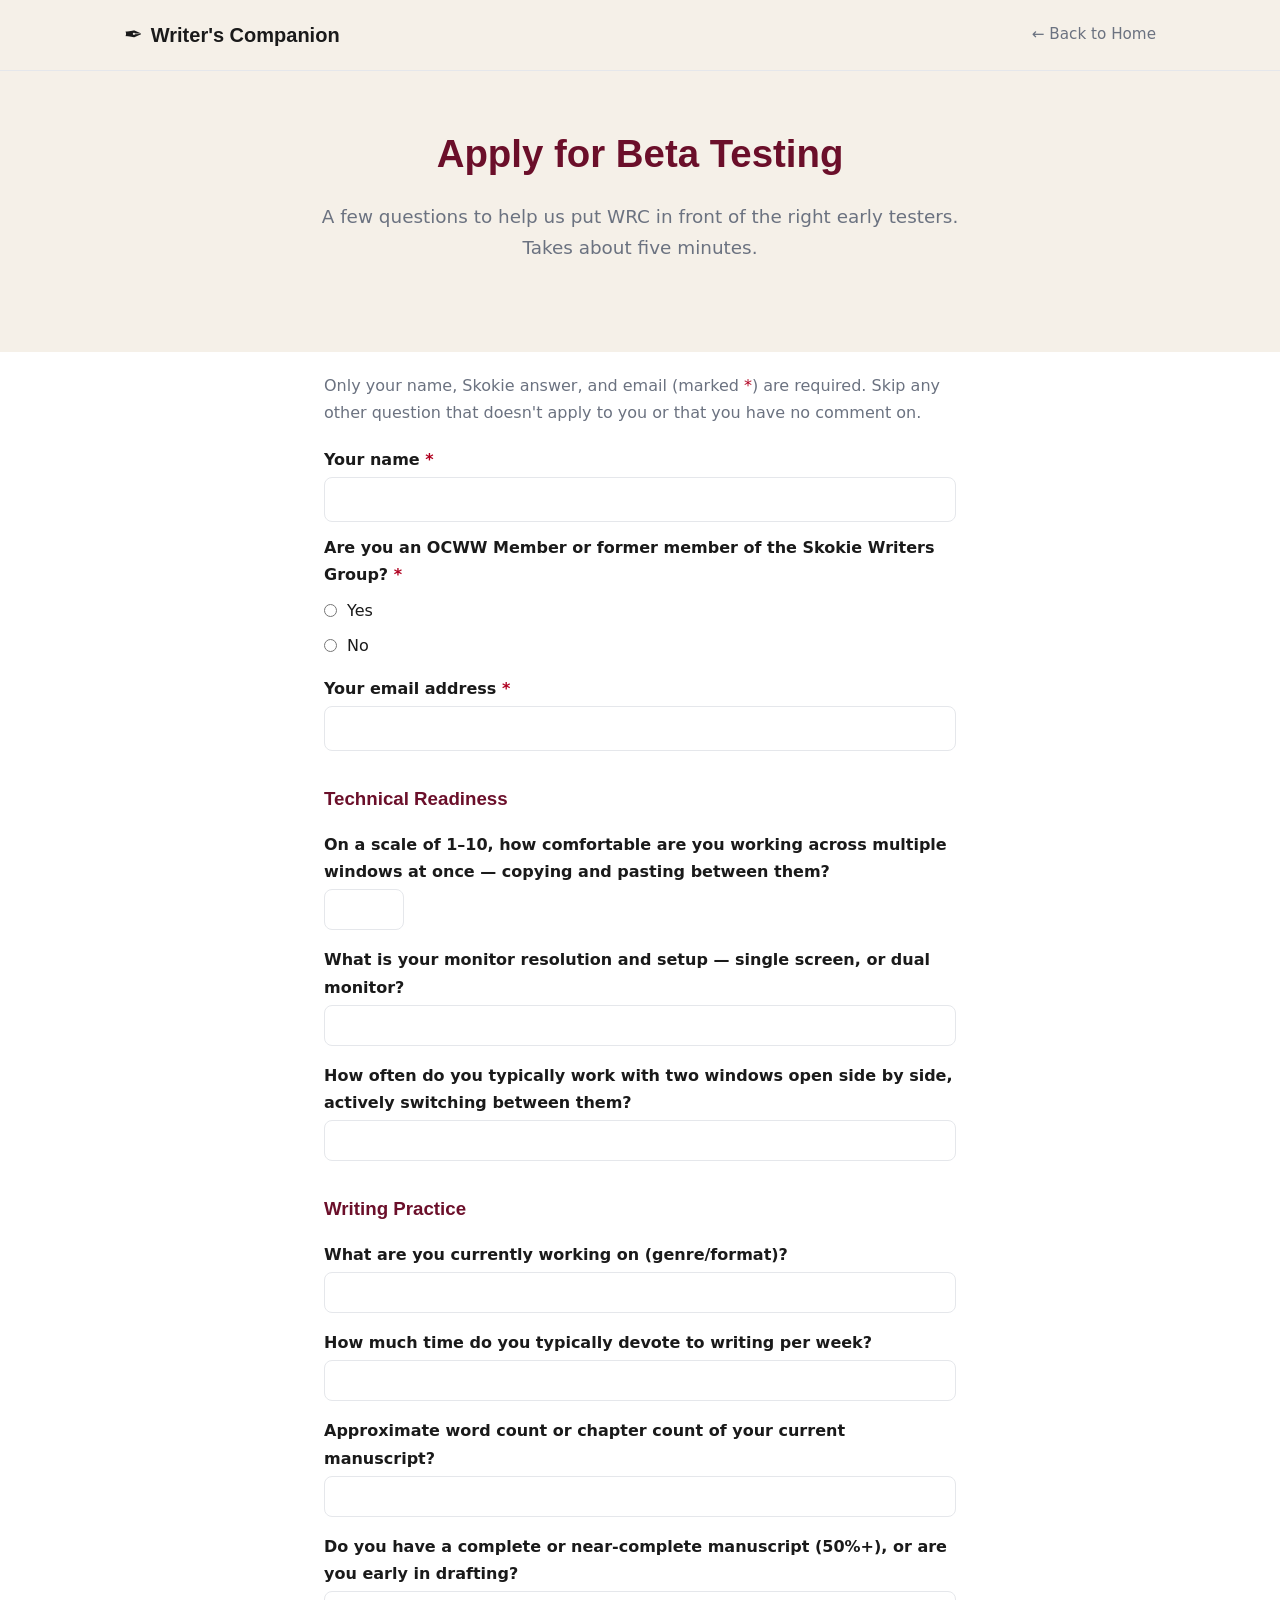
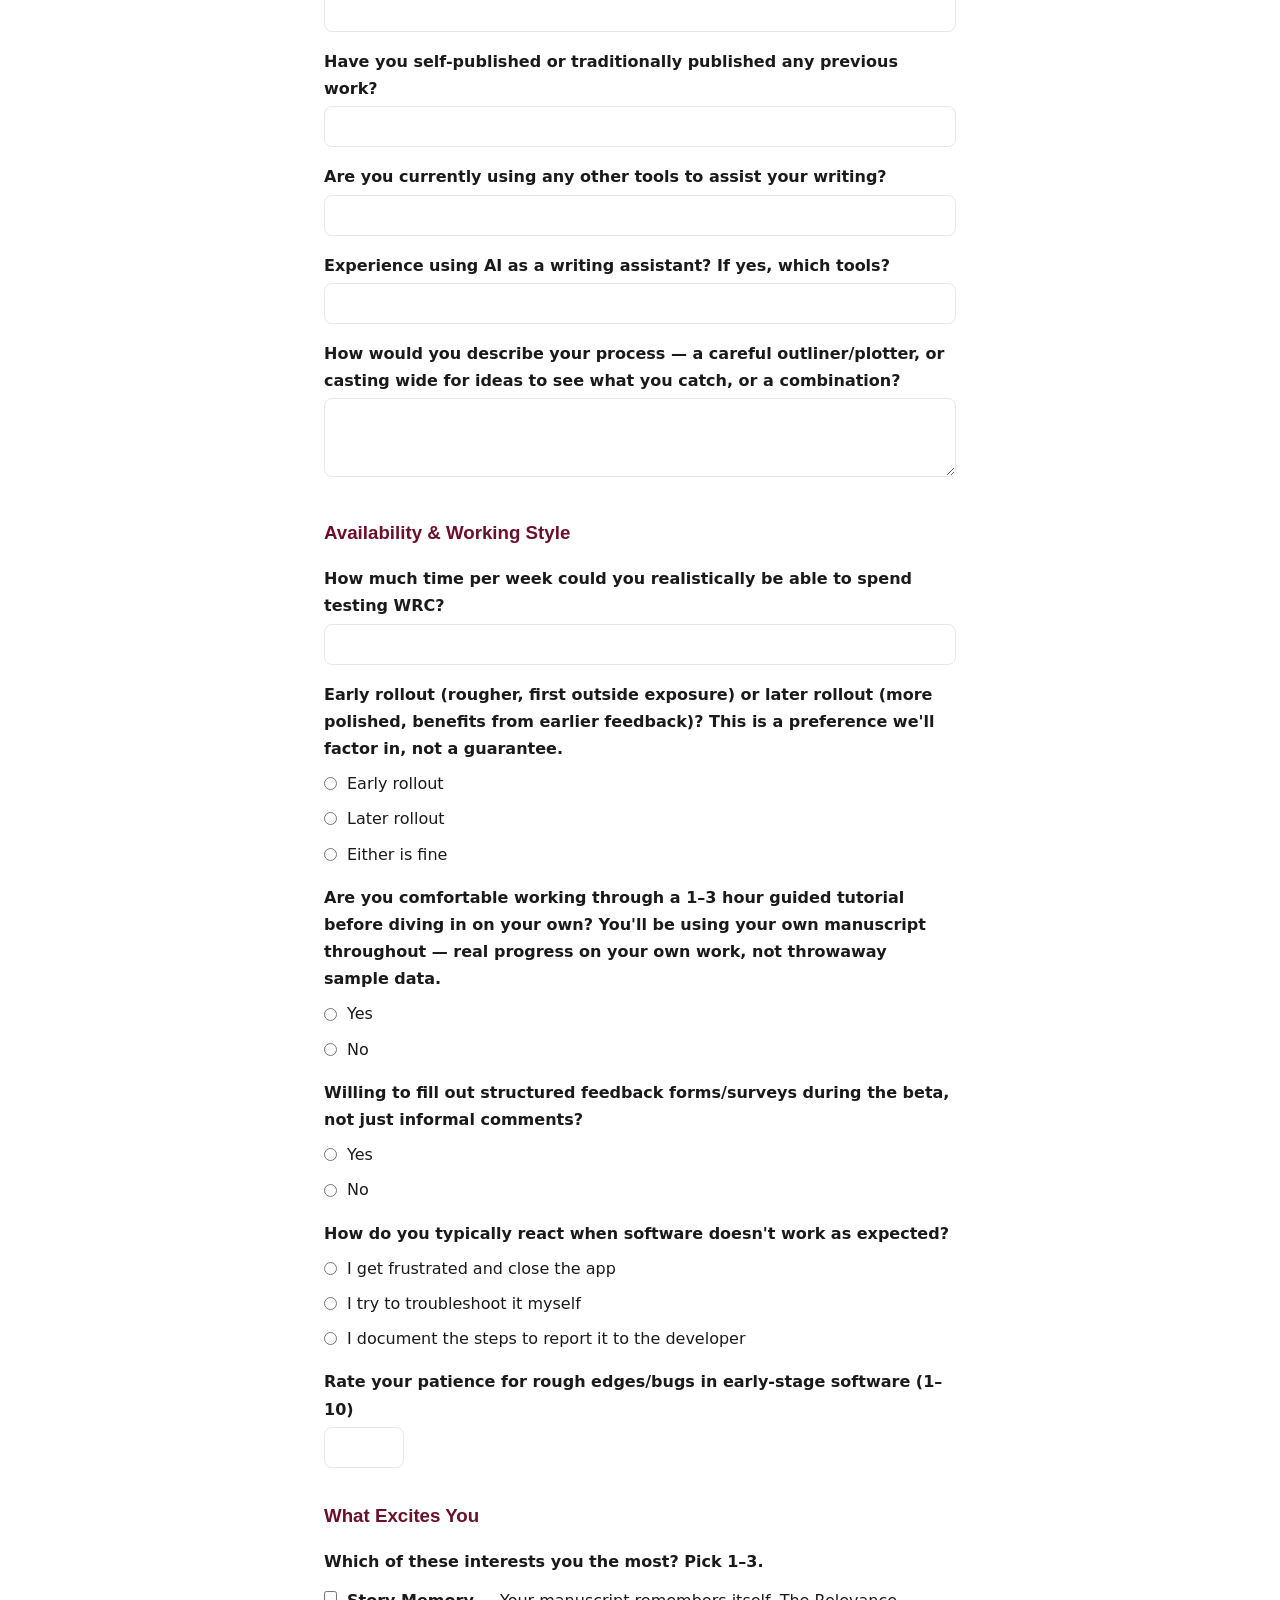
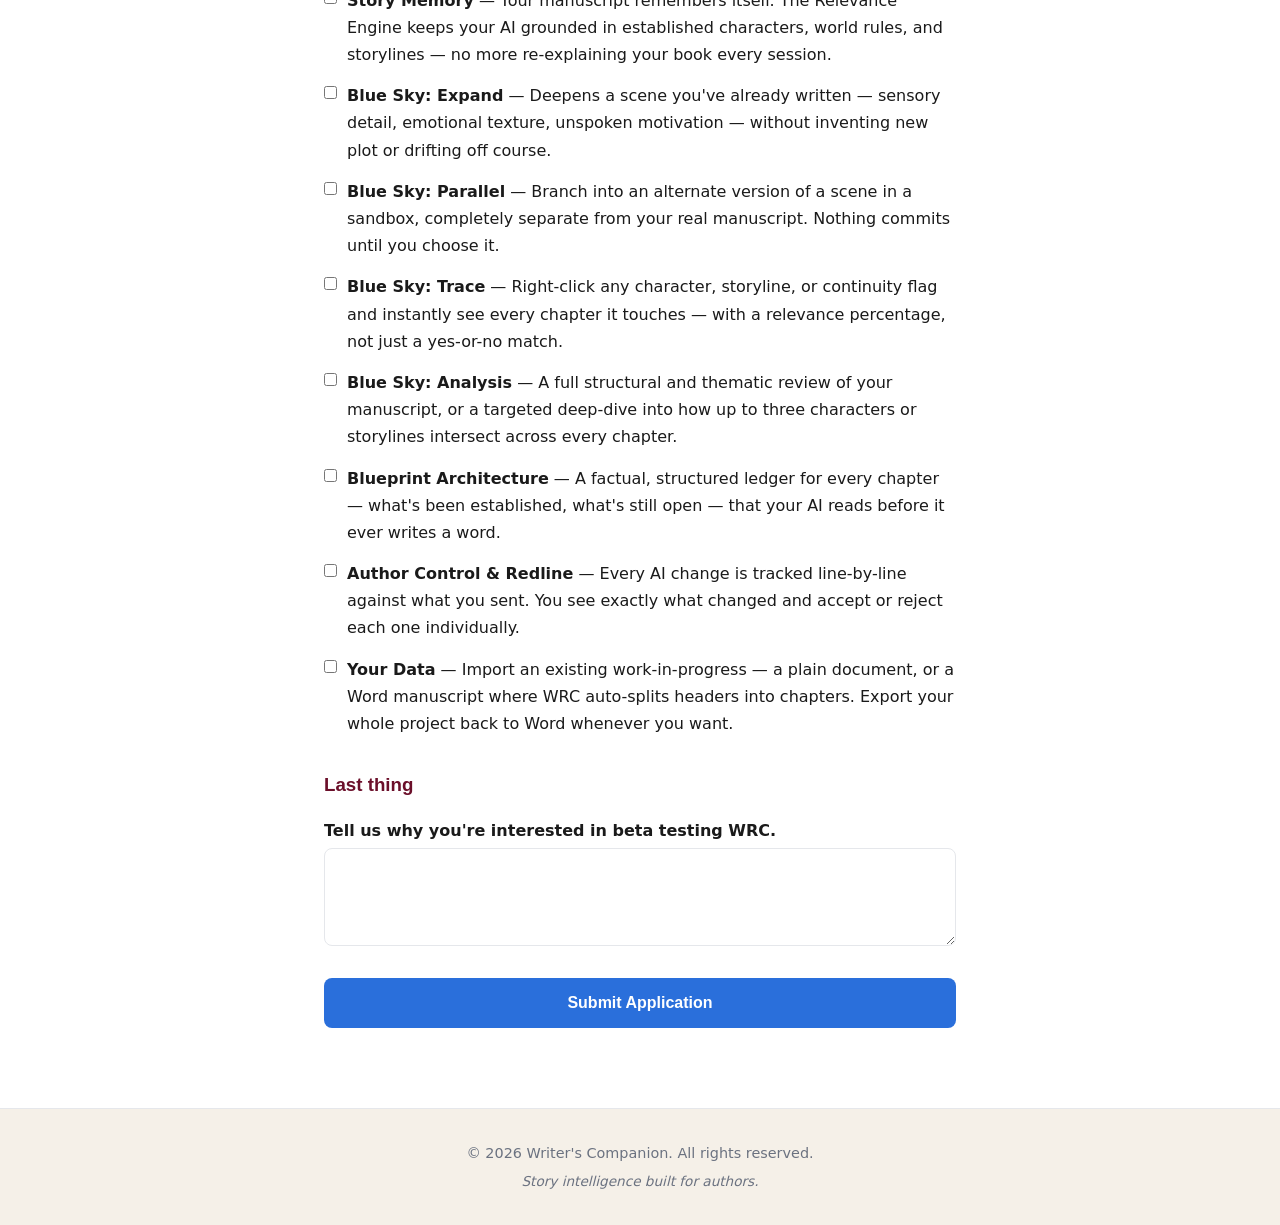
<file: beta.html>
<!DOCTYPE html>
<html lang="en">
<head>
  <meta charset="UTF-8">
  <meta name="viewport" content="width=device-width, initial-scale=1.0">
  <title>Apply for Beta Testing — Writer's Companion</title>
  <meta name="description" content="Apply to beta test Writer's Companion (WRC).">
  <link rel="stylesheet" href="css/style.css">
  <link rel="icon" href="data:image/svg+xml,<svg xmlns='http://www.w3.org/2000/svg' viewBox='0 0 100 100'><text y='.9em' font-size='90'>✒️</text></svg>">
  <style>
    .field-wrap { scroll-margin-top: 120px; }
    .field-error { color: #b00020; font-size: 0.95rem; font-weight: 600; margin: 6px 0 0; }
    .field-error:empty { display: none; }
    .has-error input[type="text"],
    .has-error input[type="email"],
    .has-error input[type="number"] { border: 2px solid #b00020 !important; background: #fff5f5; }
    .has-error .radio-group { outline: 2px solid #b00020; outline-offset: 6px; border-radius: 6px; }
    .req { color: #b00020; }
    .form-note { color: var(--color-text-muted); margin-bottom: 20px; }
  </style>
</head>

<body>

  <header class="site-header">
    <div class="container header-inner">
      <a href="/" class="logo" aria-label="Writer's Companion home">
        <span class="logo-icon">✒️</span>
        <span class="logo-text">Writer's Companion</span>
      </a>
      <a href="index.html" style="font-size: 0.95rem; color: var(--color-text-muted);">← Back to Home</a>
    </div>
  </header>

  <section id="page-hero" class="hero" style="padding: 60px 0 40px;">
    <div class="container">
      <h1 style="font-size: clamp(1.6rem, 4vw, 2.4rem);">Apply for Beta Testing</h1>
      <p class="hero-subtitle" style="max-width: 640px;">
        A few questions to help us put WRC in front of the right early testers. Takes about five minutes.
      </p>
    </div>
  </section>

  <section class="features" style="padding: 20px 0 80px;">
    <div class="container" style="max-width: 680px;">

      <!-- ============================================================
           THANK-YOU PANEL (hidden until the application is sent)
      ============================================================ -->
      <div id="thanks" tabindex="-1" style="display:none; text-align:center; padding: 60px 0 20px; outline:none;">
        <h2 style="font-family: var(--font-display); color: var(--color-burgundy); margin-bottom: 14px;">Thank you<span id="thanks-name"></span>!</h2>
        <p style="max-width: 520px; margin: 0 auto 12px;">Your application has been received. We'll be in touch by email.</p>
        <p style="max-width: 520px; margin: 0 auto 24px; color: var(--color-text-muted);">You'll be returned to the Writer's Companion home page in <span id="countdown">10</span> seconds.</p>
        <a href="index.html" class="btn btn-primary">Return to Writer's Companion now</a>
      </div>

      <!-- ============================================================
           PART 1: NAME / SKOKIE / EMAIL
           These three live in their own small form on purpose. Password managers fill
           one form at a time, so this keeps them away from every other question.
           Both parts are sent together as ONE application when Submit is pressed.
      ============================================================ -->
      <form id="who-form" action="#" method="POST">

        <p class="form-note">Only your name, Skokie answer, and email (marked <span class="req">*</span>) are required. Skip any other question that doesn't apply to you or that you have no comment on.</p>

        <div class="field-wrap" data-field="applicant_name" style="margin-bottom: 12px;">
          <label style="display:block; font-weight:600; margin-bottom:4px;">Your name <span class="req">*</span></label>
          <input type="text" name="applicant_name" required autocomplete="name" style="width:100%; padding:12px 14px; border:1px solid var(--color-border); border-radius:var(--radius); font-family:inherit; font-size:1rem;">
          <p class="field-error" role="alert"></p>
        </div>

        <div class="field-wrap" data-field="skokie_member" style="margin-bottom: 16px;">
          <p style="font-weight:600; margin-bottom:8px;">Are you an OCWW Member or former member of the Skokie Writers Group? <span class="req">*</span></p>
          <div class="radio-group" role="radiogroup" style="display:flex; flex-direction:column; gap:8px;">
            <label style="display:flex; gap:10px; align-items:center; cursor:pointer;">
              <input type="radio" name="skokie_member" value="yes" required autocomplete="off"> <span>Yes</span>
            </label>
            <label style="display:flex; gap:10px; align-items:center; cursor:pointer;">
              <input type="radio" name="skokie_member" value="no" autocomplete="off"> <span>No</span>
            </label>
          </div>
          <p class="field-error" role="alert"></p>
        </div>

        <div class="field-wrap" data-field="email" style="margin-bottom: 12px;">
          <label style="display:block; font-weight:600; margin-bottom:4px;">Your email address <span class="req">*</span></label>
          <input type="email" name="email" required autocomplete="email" style="width:100%; padding:12px 14px; border:1px solid var(--color-border); border-radius:var(--radius); font-family:inherit; font-size:1rem;">
          <p class="field-error" role="alert"></p>
        </div>

      </form>

      <!-- ============================================================
           PART 2: EVERYTHING ELSE (all optional)
      ============================================================ -->
      <form id="beta-form" action="https://formspree.io/f/xvkoazvp" method="POST">

        <input type="hidden" name="_subject" value="WRC Beta Application">

        <!-- ============================================================
             TECHNICAL READINESS
        ============================================================ -->
        <h3 style="font-family: var(--font-display); color: var(--color-burgundy); margin: 32px 0 16px;">Technical Readiness</h3>

        <div class="field-wrap" data-field="multiwindow_comfort" style="margin-bottom: 16px;">
          <label style="display:block; font-weight:600; margin-bottom:4px;">On a scale of 1–10, how comfortable are you working across multiple windows at once — copying and pasting between them?</label>
          <input type="number" name="multiwindow_comfort" min="1" max="10" autocomplete="nope" style="width:80px; padding:10px; border:1px solid var(--color-border); border-radius:var(--radius); font-family:inherit; font-size:1rem;">
          <p class="field-error" role="alert"></p>
        </div>

        <div style="margin-bottom: 16px;">
          <label style="display:block; font-weight:600; margin-bottom:4px;">What is your monitor resolution and setup — single screen, or dual monitor?</label>
          <input type="text" name="monitor_setup" autocomplete="nope" style="width:100%; padding:10px 12px; border:1px solid var(--color-border); border-radius:var(--radius); font-family:inherit; font-size:1rem;">
        </div>

        <div style="margin-bottom: 16px;">
          <label style="display:block; font-weight:600; margin-bottom:4px;">How often do you typically work with two windows open side by side, actively switching between them?</label>
          <input type="text" name="multiwindow_frequency" autocomplete="nope" style="width:100%; padding:10px 12px; border:1px solid var(--color-border); border-radius:var(--radius); font-family:inherit; font-size:1rem;">
        </div>

        <!-- ============================================================
             WRITING PRACTICE
        ============================================================ -->
        <h3 style="font-family: var(--font-display); color: var(--color-burgundy); margin: 32px 0 16px;">Writing Practice</h3>

        <div style="margin-bottom: 16px;">
          <label style="display:block; font-weight:600; margin-bottom:4px;">What are you currently working on (genre/format)?</label>
          <input type="text" name="project_genre" autocomplete="nope" style="width:100%; padding:10px 12px; border:1px solid var(--color-border); border-radius:var(--radius); font-family:inherit; font-size:1rem;">
        </div>

        <div style="margin-bottom: 16px;">
          <label style="display:block; font-weight:600; margin-bottom:4px;">How much time do you typically devote to writing per week?</label>
          <input type="text" name="writing_time_weekly" autocomplete="nope" style="width:100%; padding:10px 12px; border:1px solid var(--color-border); border-radius:var(--radius); font-family:inherit; font-size:1rem;">
        </div>

        <div style="margin-bottom: 16px;">
          <label style="display:block; font-weight:600; margin-bottom:4px;">Approximate word count or chapter count of your current manuscript?</label>
          <input type="text" name="manuscript_size" autocomplete="nope" style="width:100%; padding:10px 12px; border:1px solid var(--color-border); border-radius:var(--radius); font-family:inherit; font-size:1rem;">
        </div>

        <div style="margin-bottom: 16px;">
          <label style="display:block; font-weight:600; margin-bottom:4px;">Do you have a complete or near-complete manuscript (50%+), or are you early in drafting?</label>
          <input type="text" name="manuscript_completeness" autocomplete="nope" style="width:100%; padding:10px 12px; border:1px solid var(--color-border); border-radius:var(--radius); font-family:inherit; font-size:1rem;">
        </div>

        <div style="margin-bottom: 16px;">
          <label style="display:block; font-weight:600; margin-bottom:4px;">Have you self-published or traditionally published any previous work?</label>
          <input type="text" name="publishing_history" autocomplete="nope" style="width:100%; padding:10px 12px; border:1px solid var(--color-border); border-radius:var(--radius); font-family:inherit; font-size:1rem;">
        </div>

        <div style="margin-bottom: 16px;">
          <label style="display:block; font-weight:600; margin-bottom:4px;">Are you currently using any other tools to assist your writing?</label>
          <input type="text" name="writing_tools" autocomplete="nope" style="width:100%; padding:10px 12px; border:1px solid var(--color-border); border-radius:var(--radius); font-family:inherit; font-size:1rem;">
        </div>

        <div style="margin-bottom: 16px;">
          <label style="display:block; font-weight:600; margin-bottom:4px;">Experience using AI as a writing assistant? If yes, which tools?</label>
          <input type="text" name="ai_experience" autocomplete="nope" style="width:100%; padding:10px 12px; border:1px solid var(--color-border); border-radius:var(--radius); font-family:inherit; font-size:1rem;">
        </div>

        <div style="margin-bottom: 16px;">
          <label style="display:block; font-weight:600; margin-bottom:4px;">How would you describe your process — a careful outliner/plotter, or casting wide for ideas to see what you catch, or a combination?</label>
          <textarea name="writing_process" rows="3" autocomplete="nope" style="width:100%; padding:10px 12px; border:1px solid var(--color-border); border-radius:var(--radius); font-family:inherit; font-size:1rem; resize:vertical;"></textarea>
        </div>

        <!-- ============================================================
             AVAILABILITY & WORKING STYLE
        ============================================================ -->
        <h3 style="font-family: var(--font-display); color: var(--color-burgundy); margin: 32px 0 16px;">Availability &amp; Working Style</h3>

        <div style="margin-bottom: 16px;">
          <label style="display:block; font-weight:600; margin-bottom:4px;">How much time per week could you realistically be able to spend testing WRC?</label>
          <input type="text" name="testing_time_weekly" autocomplete="nope" style="width:100%; padding:10px 12px; border:1px solid var(--color-border); border-radius:var(--radius); font-family:inherit; font-size:1rem;">
        </div>

        <div style="margin-bottom: 16px;">
          <p style="font-weight:600; margin-bottom:8px;">Early rollout (rougher, first outside exposure) or later rollout (more polished, benefits from earlier feedback)? This is a preference we'll factor in, not a guarantee.</p>
          <div role="radiogroup" style="display:flex; flex-direction:column; gap:8px;">
            <label style="display:flex; gap:10px; align-items:center; cursor:pointer;">
              <input type="radio" name="rollout_preference" value="early" autocomplete="off"> <span>Early rollout</span>
            </label>
            <label style="display:flex; gap:10px; align-items:center; cursor:pointer;">
              <input type="radio" name="rollout_preference" value="later" autocomplete="off"> <span>Later rollout</span>
            </label>
            <label style="display:flex; gap:10px; align-items:center; cursor:pointer;">
              <input type="radio" name="rollout_preference" value="either" autocomplete="off"> <span>Either is fine</span>
            </label>
          </div>
        </div>

        <div style="margin-bottom: 16px;">
          <p style="font-weight:600; margin-bottom:8px;">Are you comfortable working through a 1–3 hour guided tutorial before diving in on your own? You'll be using your own manuscript throughout — real progress on your own work, not throwaway sample data.</p>
          <div role="radiogroup" style="display:flex; flex-direction:column; gap:8px;">
            <label style="display:flex; gap:10px; align-items:center; cursor:pointer;">
              <input type="radio" name="tutorial_comfort" value="yes" autocomplete="off"> <span>Yes</span>
            </label>
            <label style="display:flex; gap:10px; align-items:center; cursor:pointer;">
              <input type="radio" name="tutorial_comfort" value="no" autocomplete="off"> <span>No</span>
            </label>
          </div>
        </div>

        <div style="margin-bottom: 16px;">
          <p style="font-weight:600; margin-bottom:8px;">Willing to fill out structured feedback forms/surveys during the beta, not just informal comments?</p>
          <div role="radiogroup" style="display:flex; flex-direction:column; gap:8px;">
            <label style="display:flex; gap:10px; align-items:center; cursor:pointer;">
              <input type="radio" name="feedback_willingness" value="yes" autocomplete="off"> <span>Yes</span>
            </label>
            <label style="display:flex; gap:10px; align-items:center; cursor:pointer;">
              <input type="radio" name="feedback_willingness" value="no" autocomplete="off"> <span>No</span>
            </label>
          </div>
        </div>

        <div style="margin-bottom: 16px;">
          <p style="font-weight:600; margin-bottom:8px;">How do you typically react when software doesn't work as expected?</p>
          <div role="radiogroup" style="display:flex; flex-direction:column; gap:8px;">
            <label style="display:flex; gap:10px; align-items:center; cursor:pointer;">
              <input type="radio" name="bug_reaction" value="frustrated" autocomplete="off"> <span>I get frustrated and close the app</span>
            </label>
            <label style="display:flex; gap:10px; align-items:center; cursor:pointer;">
              <input type="radio" name="bug_reaction" value="troubleshoot" autocomplete="off"> <span>I try to troubleshoot it myself</span>
            </label>
            <label style="display:flex; gap:10px; align-items:center; cursor:pointer;">
              <input type="radio" name="bug_reaction" value="document" autocomplete="off"> <span>I document the steps to report it to the developer</span>
            </label>
          </div>
        </div>

        <div class="field-wrap" data-field="patience_scale" style="margin-bottom: 16px;">
          <label style="display:block; font-weight:600; margin-bottom:4px;">Rate your patience for rough edges/bugs in early-stage software (1–10)</label>
          <input type="number" name="patience_scale" min="1" max="10" autocomplete="nope" style="width:80px; padding:10px; border:1px solid var(--color-border); border-radius:var(--radius); font-family:inherit; font-size:1rem;">
          <p class="field-error" role="alert"></p>
        </div>

        <!-- ============================================================
             WHAT EXCITES YOU
        ============================================================ -->
        <h3 style="font-family: var(--font-display); color: var(--color-burgundy); margin: 32px 0 16px;">What Excites You</h3>

        <div style="margin-bottom: 24px;">
          <p style="font-weight:600; margin-bottom:12px;">Which of these interests you the most? Pick 1–3.</p>
          <div style="display:flex; flex-direction:column; gap:14px;">
            <label style="display:flex; gap:10px; align-items:flex-start; cursor:pointer;">
              <input type="checkbox" name="feat_story_memory" value="yes" autocomplete="off" style="margin-top:4px;">
              <span><strong>Story Memory</strong> — Your manuscript remembers itself. The Relevance Engine keeps your AI grounded in established characters, world rules, and storylines — no more re-explaining your book every session.</span>
            </label>
            <label style="display:flex; gap:10px; align-items:flex-start; cursor:pointer;">
              <input type="checkbox" name="feat_expand" value="yes" autocomplete="off" style="margin-top:4px;">
              <span><strong>Blue Sky: Expand</strong> — Deepens a scene you've already written — sensory detail, emotional texture, unspoken motivation — without inventing new plot or drifting off course.</span>
            </label>
            <label style="display:flex; gap:10px; align-items:flex-start; cursor:pointer;">
              <input type="checkbox" name="feat_parallel" value="yes" autocomplete="off" style="margin-top:4px;">
              <span><strong>Blue Sky: Parallel</strong> — Branch into an alternate version of a scene in a sandbox, completely separate from your real manuscript. Nothing commits until you choose it.</span>
            </label>
            <label style="display:flex; gap:10px; align-items:flex-start; cursor:pointer;">
              <input type="checkbox" name="feat_trace" value="yes" autocomplete="off" style="margin-top:4px;">
              <span><strong>Blue Sky: Trace</strong> — Right-click any character, storyline, or continuity flag and instantly see every chapter it touches — with a relevance percentage, not just a yes-or-no match.</span>
            </label>
            <label style="display:flex; gap:10px; align-items:flex-start; cursor:pointer;">
              <input type="checkbox" name="feat_analysis" value="yes" autocomplete="off" style="margin-top:4px;">
              <span><strong>Blue Sky: Analysis</strong> — A full structural and thematic review of your manuscript, or a targeted deep-dive into how up to three characters or storylines intersect across every chapter.</span>
            </label>
            <label style="display:flex; gap:10px; align-items:flex-start; cursor:pointer;">
              <input type="checkbox" name="feat_blueprint" value="yes" autocomplete="off" style="margin-top:4px;">
              <span><strong>Blueprint Architecture</strong> — A factual, structured ledger for every chapter — what's been established, what's still open — that your AI reads before it ever writes a word.</span>
            </label>
            <label style="display:flex; gap:10px; align-items:flex-start; cursor:pointer;">
              <input type="checkbox" name="feat_author_control" value="yes" autocomplete="off" style="margin-top:4px;">
              <span><strong>Author Control &amp; Redline</strong> — Every AI change is tracked line-by-line against what you sent. You see exactly what changed and accept or reject each one individually.</span>
            </label>
            <label style="display:flex; gap:10px; align-items:flex-start; cursor:pointer;">
              <input type="checkbox" name="feat_your_data" value="yes" autocomplete="off" style="margin-top:4px;">
              <span><strong>Your Data</strong> — Import an existing work-in-progress — a plain document, or a Word manuscript where WRC auto-splits headers into chapters. Export your whole project back to Word whenever you want.</span>
            </label>
          </div>
        </div>

        <!-- ============================================================
             THE CLOSER
        ============================================================ -->
        <h3 style="font-family: var(--font-display); color: var(--color-burgundy); margin: 32px 0 16px;">Last thing</h3>
        <div style="margin-bottom: 24px;">
          <label style="display:block; font-weight:600; margin-bottom:4px;">Tell us why you're interested in beta testing WRC.</label>
          <textarea name="interest_reason" rows="4" autocomplete="nope" style="width:100%; padding:10px 12px; border:1px solid var(--color-border); border-radius:var(--radius); font-family:inherit; font-size:1rem; resize:vertical;"></textarea>
        </div>

        <p id="form-summary" class="field-error" role="alert" style="margin: 0 0 12px;"></p>

        <button id="submit-btn" type="submit" class="btn btn-primary" style="width:100%;">Submit Application</button>

      </form>

    </div>
  </section>

  <footer class="site-footer">
    <div class="container footer-inner">
      <p class="copyright">&copy; 2026 Writer's Companion. All rights reserved.</p>
      <p class="tagline">Story intelligence built for authors.</p>
    </div>
  </footer>

  <script>
    (function () {
      var whoForm = document.getElementById('who-form');
      var form = document.getElementById('beta-form');
      if (!whoForm || !form) return;

      // We handle validation and sending ourselves, so errors appear beside each field
      // and the visitor never leaves this page for a Formspree screen.
      whoForm.setAttribute('novalidate', '');
      form.setAttribute('novalidate', '');

      var summary = document.getElementById('form-summary');
      var button = document.getElementById('submit-btn');
      var hero = document.getElementById('page-hero');
      var thanks = document.getElementById('thanks');
      var HOME_URL = 'index.html';

      function now() { return Date.now(); }
      function trusted(event) { return event.isTrusted; }
      function allFields() {
        return Array.prototype.slice.call(whoForm.elements).concat(Array.prototype.slice.call(form.elements));
      }
      function fieldNamed(name) { return whoForm.elements[name] || form.elements[name]; }
      function resetBoth() { whoForm.reset(); form.reset(); }

      // Ask password managers and autofill helpers to leave the optional boxes alone.
      allFields().forEach(function (el) {
        if (el.type === 'hidden' || el.type === 'submit') return;
        el.setAttribute('data-lpignore', 'true');
        el.setAttribute('data-1p-ignore', 'true');
        el.setAttribute('data-bwignore', 'true');
        el.setAttribute('data-form-type', 'other');
      });

      // -------------------------------------------------------------------------------------
      // GUARD 1: the optional boxes keep only what the visitor really typed, dictated, or pasted.
      // A real entry is an input event the browser itself generated (a "trusted" event) while the
      // cursor is in that very box. A fill by an extension fails that test, so the box is put back
      // to what the visitor entered (empty, if nothing). The same check runs just before sending.
      // -------------------------------------------------------------------------------------
      var enteredByVisitor = {};

      function isGuarded(el) {
        if (!el.name || el.form !== form) return false;
        return el.type === 'text' || el.type === 'number' || el.type === 'textarea';
      }

      function isAutofilled(el) {
        var selectors = [':-webkit-autofill', ':autofill'];
        for (var i = 0; i < selectors.length; i++) {
          try { if (el.matches(selectors[i])) return true; } catch (e) { /* not supported by this browser */ }
        }
        return false;
      }

      form.addEventListener('input', function (event) {
        var el = event.target;
        if (!isGuarded(el)) return;
        if (trusted(event) && document.activeElement === el && !isAutofilled(el)) {
          enteredByVisitor[el.name] = el.value;
        }
      });

      function restoreGuarded() {
        Array.prototype.forEach.call(form.elements, function (el) {
          if (!isGuarded(el)) return;
          var want = Object.prototype.hasOwnProperty.call(enteredByVisitor, el.name) ? enteredByVisitor[el.name] : '';
          if (el.value !== want) el.value = want;
        });
      }

      // -------------------------------------------------------------------------------------
      // GUARD 2: keep the screen and the cursor where the visitor put them.
      // When a password manager fills the form it can move the cursor to the last box it filled
      // and scroll the page down to it. If that happens without the visitor doing anything, put
      // the cursor and the scroll position back where they were.
      // -------------------------------------------------------------------------------------
      var NAV_KEYS = ['Tab', 'PageUp', 'PageDown', 'Home', 'End', 'ArrowUp', 'ArrowDown', ' '];
      var lastGestureAt = 0;   // last time the visitor clicked, touched, scrolled, or tabbed
      var fillUntil = 0;       // while now() < fillUntil, a fill of name/email is in progress
      var holdUntil = 0;       // while now() < holdUntil, sudden scroll jumps are undone
      var ownFocus = false;    // true while this page moves the cursor itself
      var typed = { applicant_name: '', email: '' };
      var anchor = { x: window.pageXOffset || 0, y: window.pageYOffset || 0, el: null };

      ['pointerdown', 'mousedown', 'touchstart', 'wheel'].forEach(function (type) {
        document.addEventListener(type, function (event) {
          if (trusted(event)) lastGestureAt = now();
        }, { capture: true, passive: true });
      });
      document.addEventListener('keydown', function (event) {
        if (trusted(event) && NAV_KEYS.indexOf(event.key) !== -1) lastGestureAt = now();
      }, true);

      function visitorActedRecently() { return now() - lastGestureAt < 700; }

      // Has the name or email box changed by anything other than the visitor typing in it?
      function noteFill() {
        var changed = false;
        Object.keys(typed).forEach(function (name) {
          var el = whoForm.elements[name];
          if (el && el.value !== typed[name]) { typed[name] = el.value; changed = true; }
        });
        if (changed) fillUntil = now() + 2500;
      }

      whoForm.addEventListener('input', function (event) {
        var el = event.target;
        if (Object.prototype.hasOwnProperty.call(typed, el.name) && trusted(event) && document.activeElement === el) {
          typed[el.name] = el.value;
        }
        noteFill();
      });
      whoForm.addEventListener('change', noteFill);

      function jumpBack() {
        var root = document.documentElement;
        var previous = root.style.scrollBehavior;
        root.style.scrollBehavior = 'auto';   // no sliding, even if the site CSS asks for smooth scrolling
        window.scrollTo(anchor.x, anchor.y);
        root.style.scrollBehavior = previous;
      }

      function stopStrayFocus(el) {
        holdUntil = now() + 1500;
        ownFocus = true;
        try {
          if (anchor.el && anchor.el !== el && document.contains(anchor.el)) {
            anchor.el.focus({ preventScroll: true });
          } else {
            el.blur();
          }
        } finally {
          ownFocus = false;
        }
        jumpBack();
        [0, 30, 100, 300, 800].forEach(function (ms) { setTimeout(jumpBack, ms); });
      }

      function onFocusIn(event) {
        if (ownFocus) return;
        var el = event.target;
        noteFill();
        if (isGuarded(el) && !visitorActedRecently() && now() < fillUntil) {
          stopStrayFocus(el);
          return;
        }
        anchor.el = el;
      }
      whoForm.addEventListener('focusin', onFocusIn);
      form.addEventListener('focusin', onFocusIn);

      window.addEventListener('scroll', function () {
        var t = now();
        var visitorDriven = visitorActedRecently();
        if (!visitorDriven && (t < holdUntil || t < fillUntil)) {
          jumpBack();
          return;
        }
        anchor.x = window.pageXOffset;
        anchor.y = window.pageYOffset;
        if (visitorDriven) holdUntil = 0;
      }, { passive: true });

      // Check after any activity on the forms, and keep watching quietly in the background.
      [whoForm, form].forEach(function (f) {
        ['input', 'change', 'focusin', 'focusout'].forEach(function (type) {
          f.addEventListener(type, function () {
            setTimeout(restoreGuarded, 0);
            setTimeout(restoreGuarded, 150);
            setTimeout(restoreGuarded, 600);
          });
        });
      });
      setInterval(function () { restoreGuarded(); noteFill(); }, 400);

      // Start empty every time the page is shown. If the visitor comes back with the Back
      // button, load a fresh copy so nothing from an earlier visit is left behind.
      // (If someone has already started typing on a slow connection, their work is left alone.)
      var visitorStarted = false;
      function markStarted() { visitorStarted = true; }
      whoForm.addEventListener('focusin', markStarted);
      form.addEventListener('focusin', markStarted);

      window.addEventListener('pageshow', function (event) {
        if (event.persisted) { window.location.reload(); return; }
        if (!visitorStarted) {
          resetBoth();
          enteredByVisitor = {};
          typed = { applicant_name: '', email: '' };
        }
      });

      // -------------------------------------------------------------------------------------
      // Validation: order here is the order of the page, so the first problem found is the highest.
      // -------------------------------------------------------------------------------------
      var rules = [
        { name: 'applicant_name',      kind: 'text',   required: true,  msg: 'Please enter your name.' },
        { name: 'skokie_member',       kind: 'radio',  required: true,  msg: 'Please choose Yes or No.' },
        { name: 'email',               kind: 'email',  required: true,  msg: 'Please enter a valid email address, such as name@example.com.' },
        { name: 'multiwindow_comfort', kind: 'number', required: false, msg: 'Please enter a whole number from 1 to 10, or leave this blank.' },
        { name: 'patience_scale',      kind: 'number', required: false, msg: 'Please enter a whole number from 1 to 10, or leave this blank.' }
      ];

      function wrapperFor(name) {
        return document.querySelector('[data-field="' + name + '"]');
      }

      function isValid(rule) {
        var field = fieldNamed(rule.name);
        var value = String(field.value || '').trim();
        if (rule.kind === 'radio') return value !== '';
        if (value === '') return !rule.required;
        if (rule.kind === 'email') return /^[^\s@]+@[^\s@]+\.[^\s@]+$/.test(value);
        if (rule.kind === 'number') {
          var n = Number(value);
          return Number.isInteger(n) && n >= 1 && n <= 10;
        }
        return true;
      }

      function showError(rule, on) {
        var wrap = wrapperFor(rule.name);
        wrap.classList.toggle('has-error', on);
        wrap.querySelector('.field-error').textContent = on ? rule.msg : '';
      }

      function refreshSummary() {
        if (!document.querySelector('.has-error')) summary.textContent = '';
      }

      // -------------------------------------------------------------------------------------
      // Sending
      // -------------------------------------------------------------------------------------
      function showThanks(fullName) {
        resetBoth();
        enteredByVisitor = {};
        typed = { applicant_name: '', email: '' };
        whoForm.style.display = 'none';
        form.style.display = 'none';
        if (hero) hero.style.display = 'none';

        var first = String(fullName || '').trim().split(/\s+/)[0];
        document.getElementById('thanks-name').textContent = first ? ', ' + first : '';
        thanks.style.display = 'block';
        window.scrollTo(0, 0);
        thanks.focus({ preventScroll: true });

        var left = 10;
        var counter = document.getElementById('countdown');
        var timer = setInterval(function () {
          left -= 1;
          counter.textContent = String(left);
          if (left <= 0) {
            clearInterval(timer);
            window.location.href = HOME_URL;
          }
        }, 1000);
      }

      var sending = false;

      function send() {
        if (sending) return;
        sending = true;
        button.disabled = true;
        button.textContent = 'Sending…';
        var applicantName = whoForm.elements.applicant_name.value;

        // Both parts go together as one application.
        var data = new FormData(whoForm);
        new FormData(form).forEach(function (value, key) { data.append(key, value); });

        fetch(form.action, {
          method: 'POST',
          body: data,
          headers: { 'Accept': 'application/json' }
        })
          .then(function (response) {
            if (!response.ok) throw new Error('Send failed: ' + response.status);
            showThanks(applicantName);
          })
          .catch(function () {
            sending = false;
            button.disabled = false;
            button.textContent = 'Submit Application';
            summary.textContent = "We couldn't send your application just now. Please check your connection and try again in a moment.";
          });
      }

      function handleSubmit() {
        restoreGuarded();
        fillUntil = 0;
        holdUntil = 0;

        var firstBad = null;
        rules.forEach(function (rule) {
          var ok = isValid(rule);
          showError(rule, !ok);
          if (!ok && !firstBad) firstBad = rule;
        });

        if (firstBad) {
          summary.textContent = 'Please fix the highlighted question(s) above, then submit again.';
          wrapperFor(firstBad.name).scrollIntoView({ behavior: 'smooth', block: 'center' });
          var target = document.querySelector('[name="' + firstBad.name + '"]');
          ownFocus = true;
          try { target.focus({ preventScroll: true }); } finally { ownFocus = false; }
          anchor.el = target;
          return;
        }

        summary.textContent = '';
        send();
      }

      form.addEventListener('submit', function (event) { event.preventDefault(); handleSubmit(); });
      whoForm.addEventListener('submit', function (event) { event.preventDefault(); });

      // Clear a field's highlight as soon as it is corrected; leave it highlighted until then.
      rules.forEach(function (rule) {
        var wrap = wrapperFor(rule.name);
        function recheck() {
          if (wrap.classList.contains('has-error') && isValid(rule)) {
            showError(rule, false);
            refreshSummary();
          }
        }
        wrap.addEventListener('input', recheck);
        wrap.addEventListener('change', recheck);
      });
    })();
  </script>

</body>
</html>
</file>
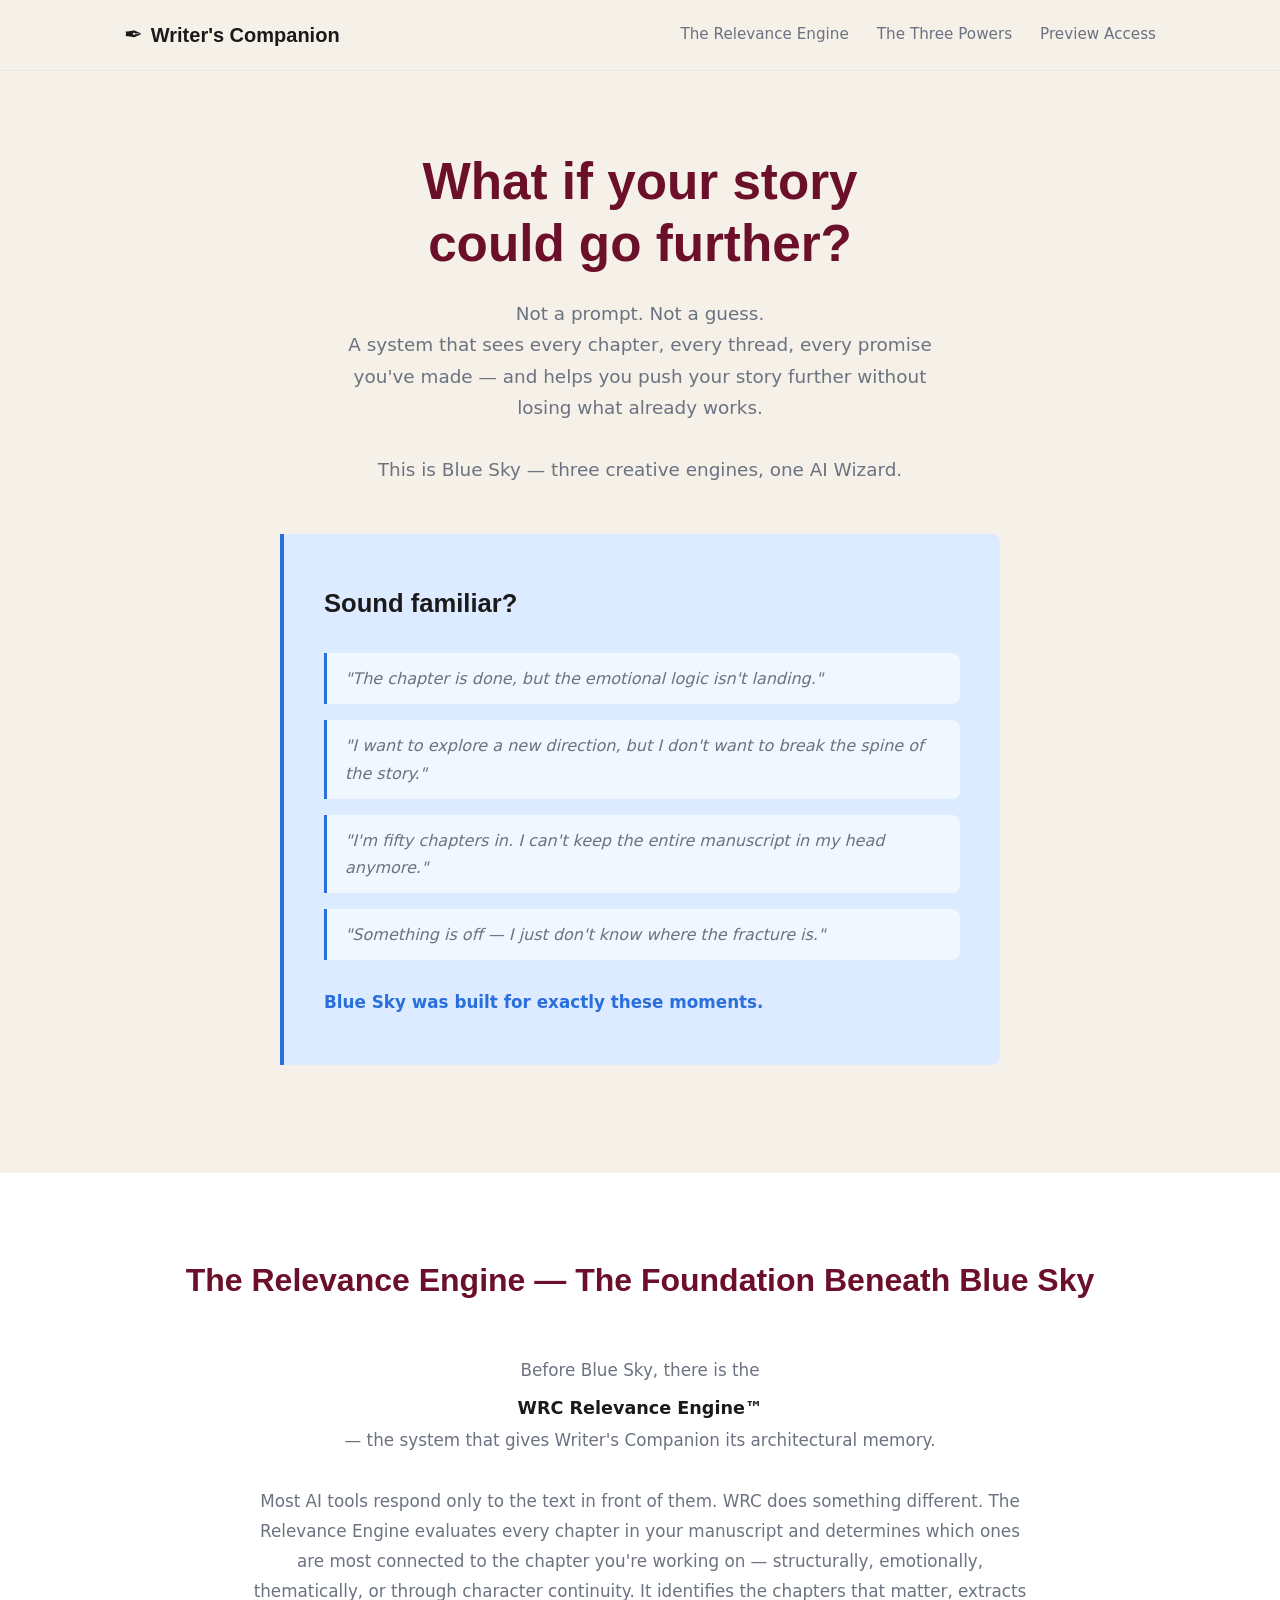
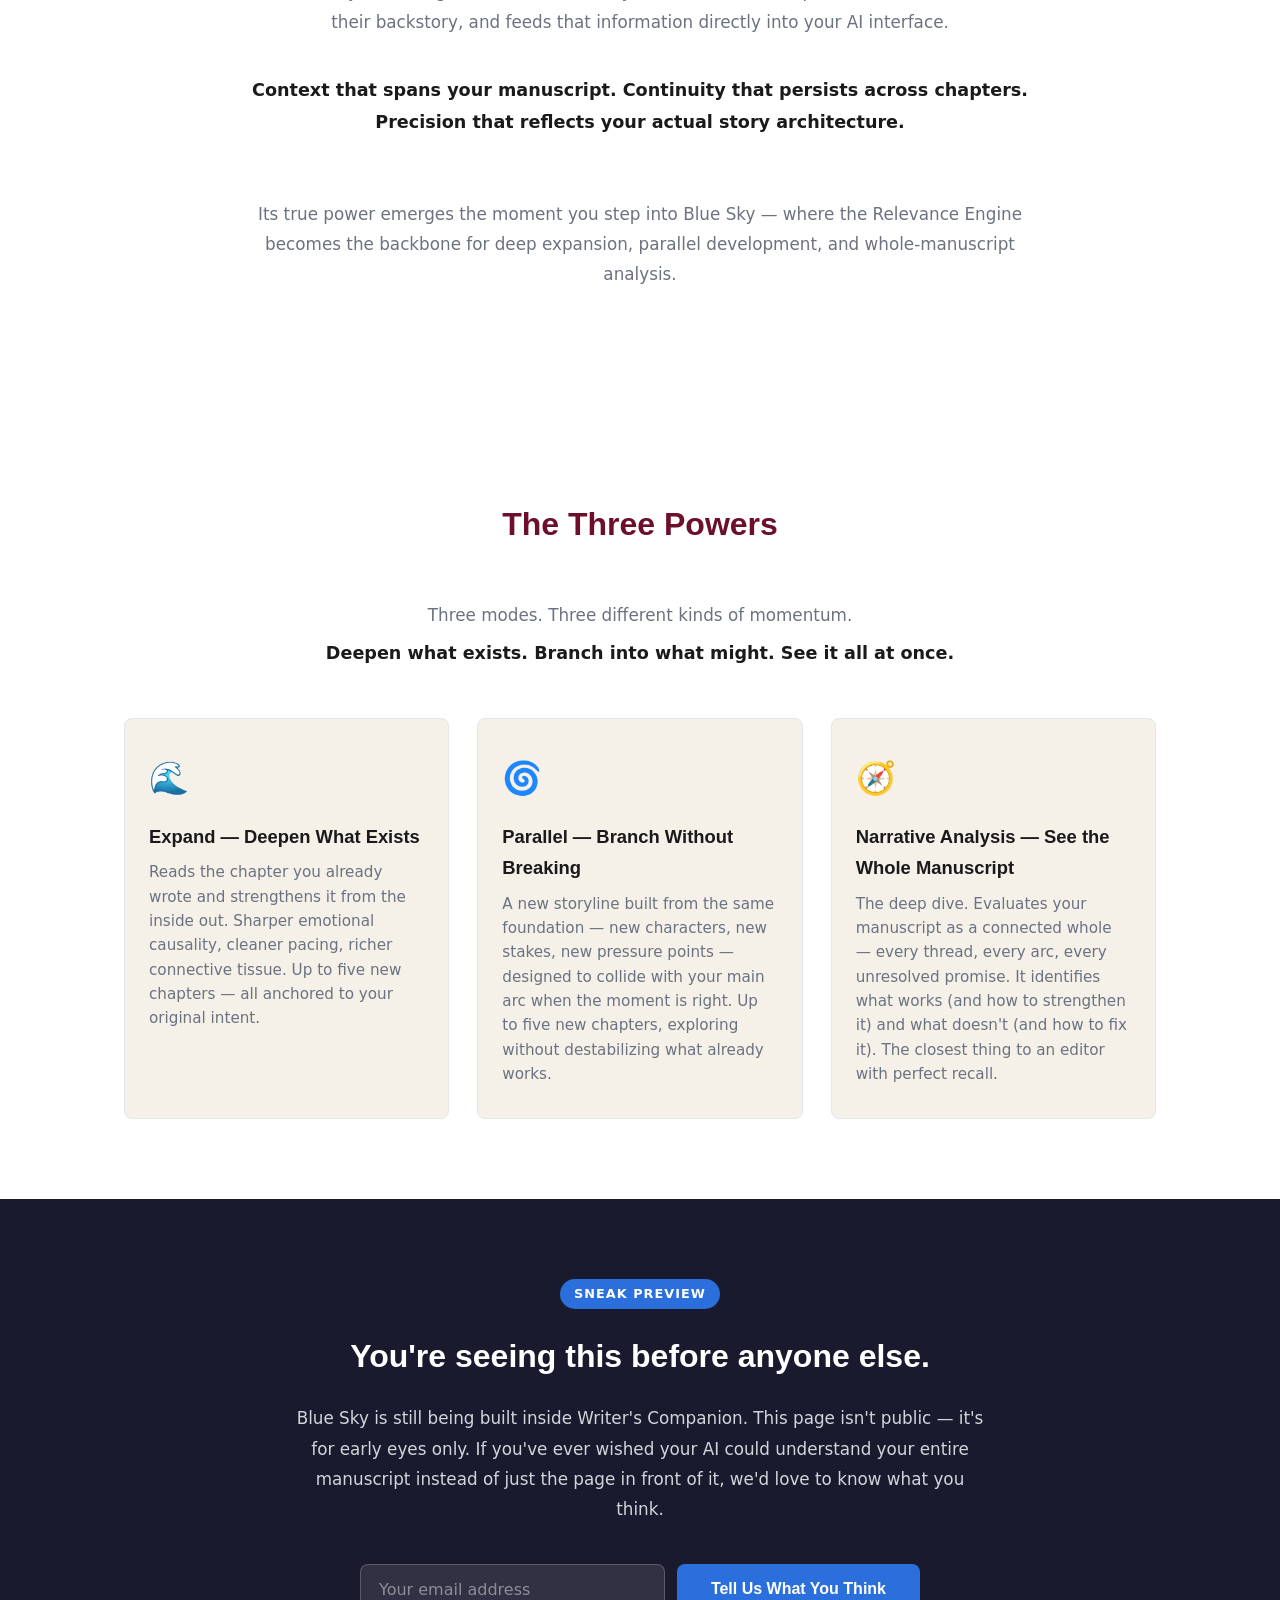
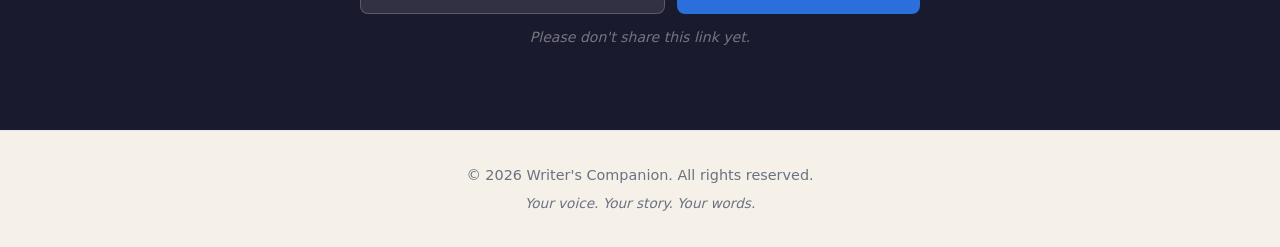
<file: bluesky.html>
<!DOCTYPE html>
<html lang="en">
<head>
  <meta charset="UTF-8">
  <meta name="viewport" content="width=device-width, initial-scale=1.0">
  <title>Blue Sky — Writer's Companion</title>
  <meta name="robots" content="noindex, nofollow">
  <link rel="stylesheet" href="css/style.css">
  <link rel="icon" href="data:image/svg+xml,<svg xmlns='http://www.w3.org/2000/svg' viewBox='0 0 100 100'><text y='.9em' font-size='90'>✒️</text></svg>">
</head>

<body>

  <header class="site-header">
    <div class="container header-inner">
      <a href="/" class="logo" aria-label="Writer's Companion home">
        <span class="logo-icon">✒️</span>
        <span class="logo-text">Writer's Companion</span>
      </a>
      <nav class="main-nav" aria-label="Main navigation">
        <a href="#engine">The Relevance Engine</a>
        <a href="#features">The Three Powers</a>
        <a href="#preview">Preview Access</a>
      </nav>
    </div>
  </header>

  <!-- ============================================================
       HERO
  ============================================================ -->
  <section class="hero">
    <div class="container">
      <h1>What if your story<br>could go further?</h1>

      <p class="hero-subtitle">
        Not a prompt. Not a guess.
        <br>
        A system that sees every chapter, every thread, every promise you've made —
        and helps you push your story further without losing what already works.
        <br><br>
        This is Blue Sky — three creative engines, one AI Wizard.
      </p>

      <div class="pain-block">
        <h2 class="pain-heading">Sound familiar?</h2>
        <ul class="pain-list">
          <li><span class="pain-quote">"The chapter is done, but the emotional logic isn't landing."</span></li>
          <li><span class="pain-quote">"I want to explore a new direction, but I don't want to break the spine of the story."</span></li>
          <li><span class="pain-quote">"I'm fifty chapters in. I can't keep the entire manuscript in my head anymore."</span></li>
          <li><span class="pain-quote">"Something is off — I just don't know where the fracture is."</span></li>
        </ul>
        <p class="pain-close">Blue Sky was built for exactly these moments.</p>
      </div>
    </div>
  </section>

  <!-- ============================================================
       RELEVANCE ENGINE
  ============================================================ -->
  <section id="engine" class="features">
    <div class="container">
      <h2>The Relevance Engine — The Foundation Beneath Blue Sky</h2>

      <p class="features-philosophy">
        Before Blue Sky, there is the <strong>WRC Relevance Engine™</strong> — the system that
        gives Writer's Companion its architectural memory.
        <br><br>
        Most AI tools respond only to the text in front of them. WRC does something different.
        The Relevance Engine evaluates every chapter in your manuscript and determines which ones
        are most connected to the chapter you're working on — structurally, emotionally,
        thematically, or through character continuity. It identifies the chapters that matter,
        extracts their backstory, and feeds that information directly into your AI interface.
        <br><br>
        <strong>Context that spans your manuscript. Continuity that persists across chapters.
        Precision that reflects your actual story architecture.</strong>
        <br><br>
        Its true power emerges the moment you step into Blue Sky — where the Relevance Engine
        becomes the backbone for deep expansion, parallel development, and whole-manuscript analysis.
      </p>
    </div>
  </section>

  <!-- ============================================================
       THREE POWERS
  ============================================================ -->
  <section id="features" class="features">
    <div class="container">
      <h2>The Three Powers</h2>

      <p class="features-philosophy">
        Three modes. Three different kinds of momentum.
        <br>
        <strong>Deepen what exists. Branch into what might. See it all at once.</strong>
      </p>

      <div class="features-grid">

        <div class="feature-card">
          <div class="feature-icon">🌊</div>
          <h3>Expand — Deepen What Exists</h3>
          <p>Reads the chapter you already wrote and strengthens it from the inside out. Sharper emotional causality, cleaner pacing, richer connective tissue. Up to five new chapters — all anchored to your original intent.</p>
        </div>

        <div class="feature-card">
          <div class="feature-icon">🌀</div>
          <h3>Parallel — Branch Without Breaking</h3>
          <p>A new storyline built from the same foundation — new characters, new stakes, new pressure points — designed to collide with your main arc when the moment is right. Up to five new chapters, exploring without destabilizing what already works.</p>
        </div>

        <div class="feature-card">
          <div class="feature-icon">🧭</div>
          <h3>Narrative Analysis — See the Whole Manuscript</h3>
          <p>The deep dive. Evaluates your manuscript as a connected whole — every thread, every arc, every unresolved promise. It identifies what works (and how to strengthen it) and what doesn't (and how to fix it). The closest thing to an editor with perfect recall.</p>
        </div>

      </div>
    </div>
  </section>

  <!-- ============================================================
       SNEAK PREVIEW / FEEDBACK
  ============================================================ -->
  <section id="preview" class="beta">
    <div class="container">
      <div class="beta-inner">

        <div class="beta-badge">Sneak Preview</div>
        <h2>You're seeing this before anyone else.</h2>
        <p class="beta-lead">
          Blue Sky is still being built inside Writer's Companion. This page isn't public — it's
          for early eyes only. If you've ever wished your AI could understand your entire
          manuscript instead of just the page in front of it, we'd love to know what you think.
        </p>

        <form action="https://formspree.io/f/mykblbrn" method="POST">
          <div class="form-row">
            <input type="email" name="email" placeholder="Your email address" required>
            <input type="hidden" name="_subject" value="Blue Sky Preview Feedback">
            <input type="hidden" name="signup_type" value="bluesky_preview">
            <button type="submit" class="btn btn-primary">Tell Us What You Think</button>
          </div>
        </form>

        <p class="beta-fine">Please don't share this link yet.</p>

      </div>
    </div>
  </section>

  <footer class="site-footer">
    <div class="container footer-inner">
      <p class="copyright">&copy; 2026 Writer's Companion. All rights reserved.</p>
      <p class="tagline">Your voice. Your story. Your words.</p>
    </div>
  </footer>

</body>
</html>
</file>
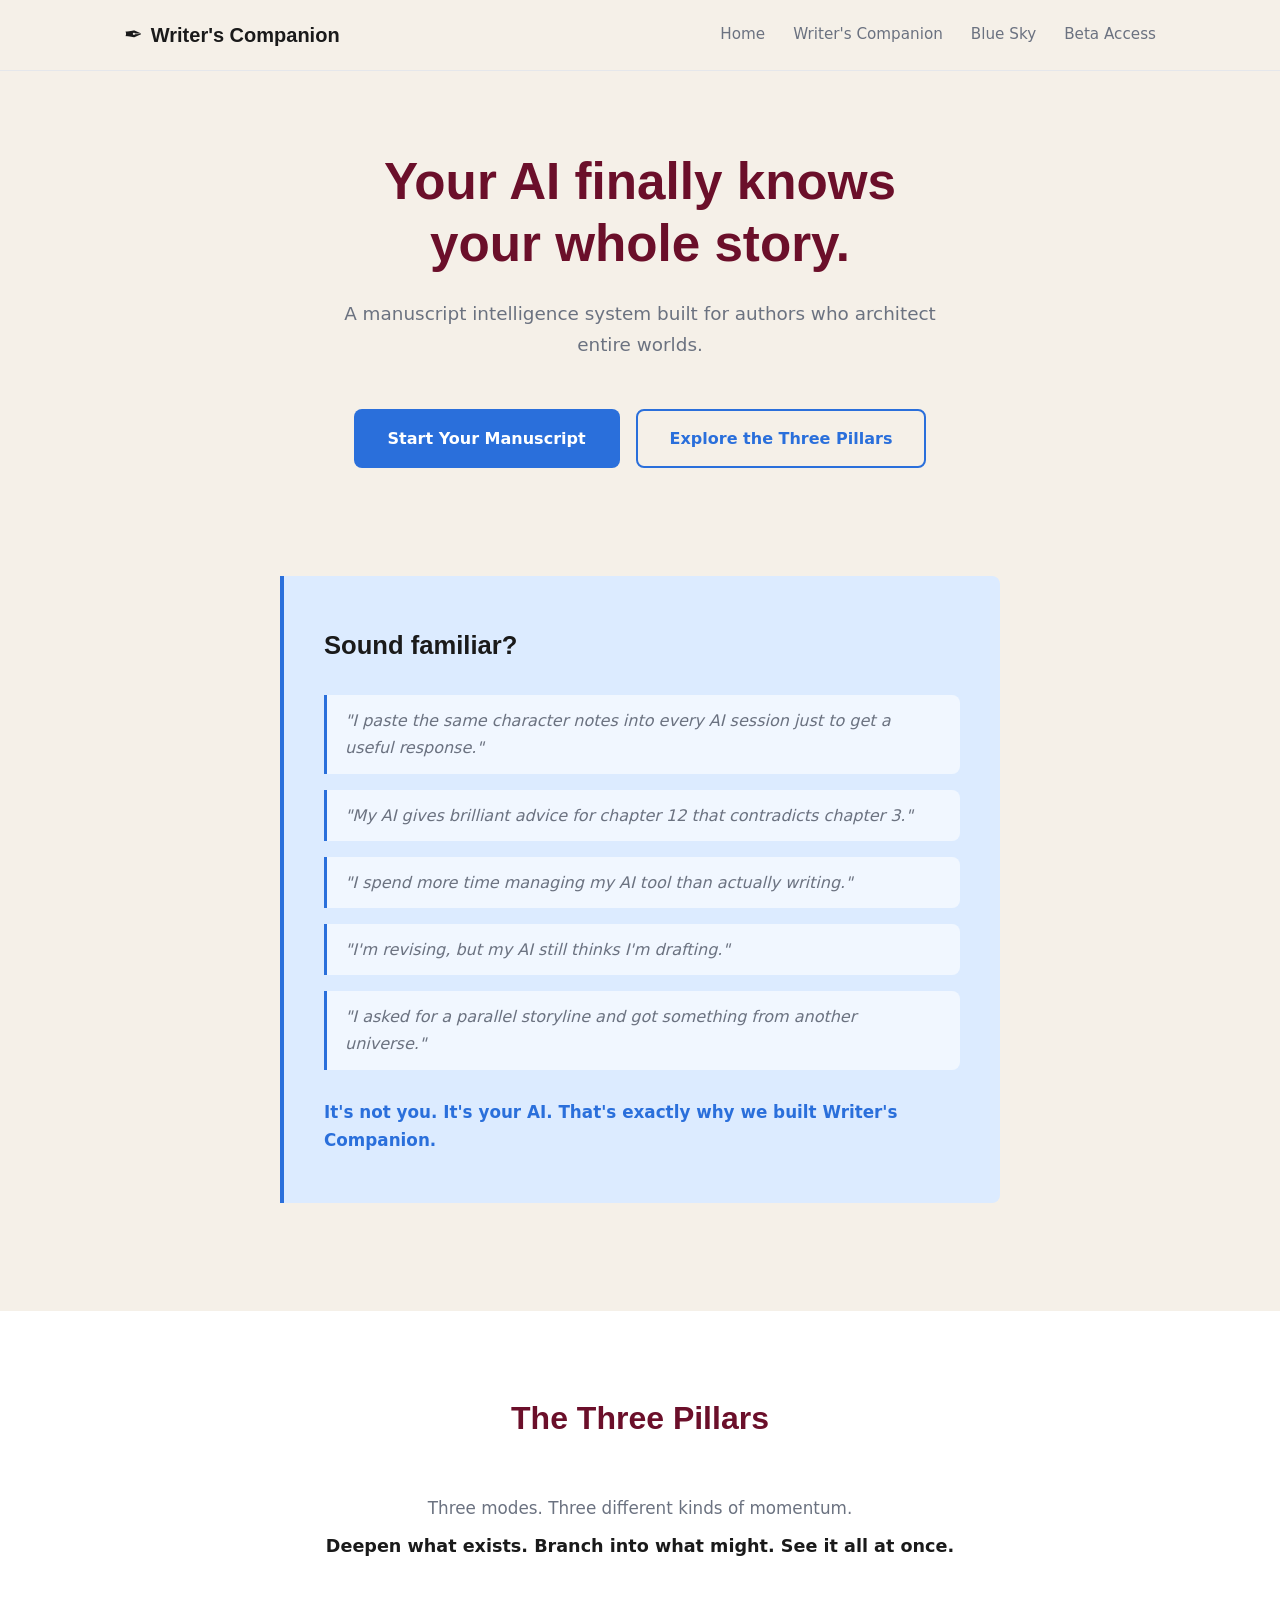
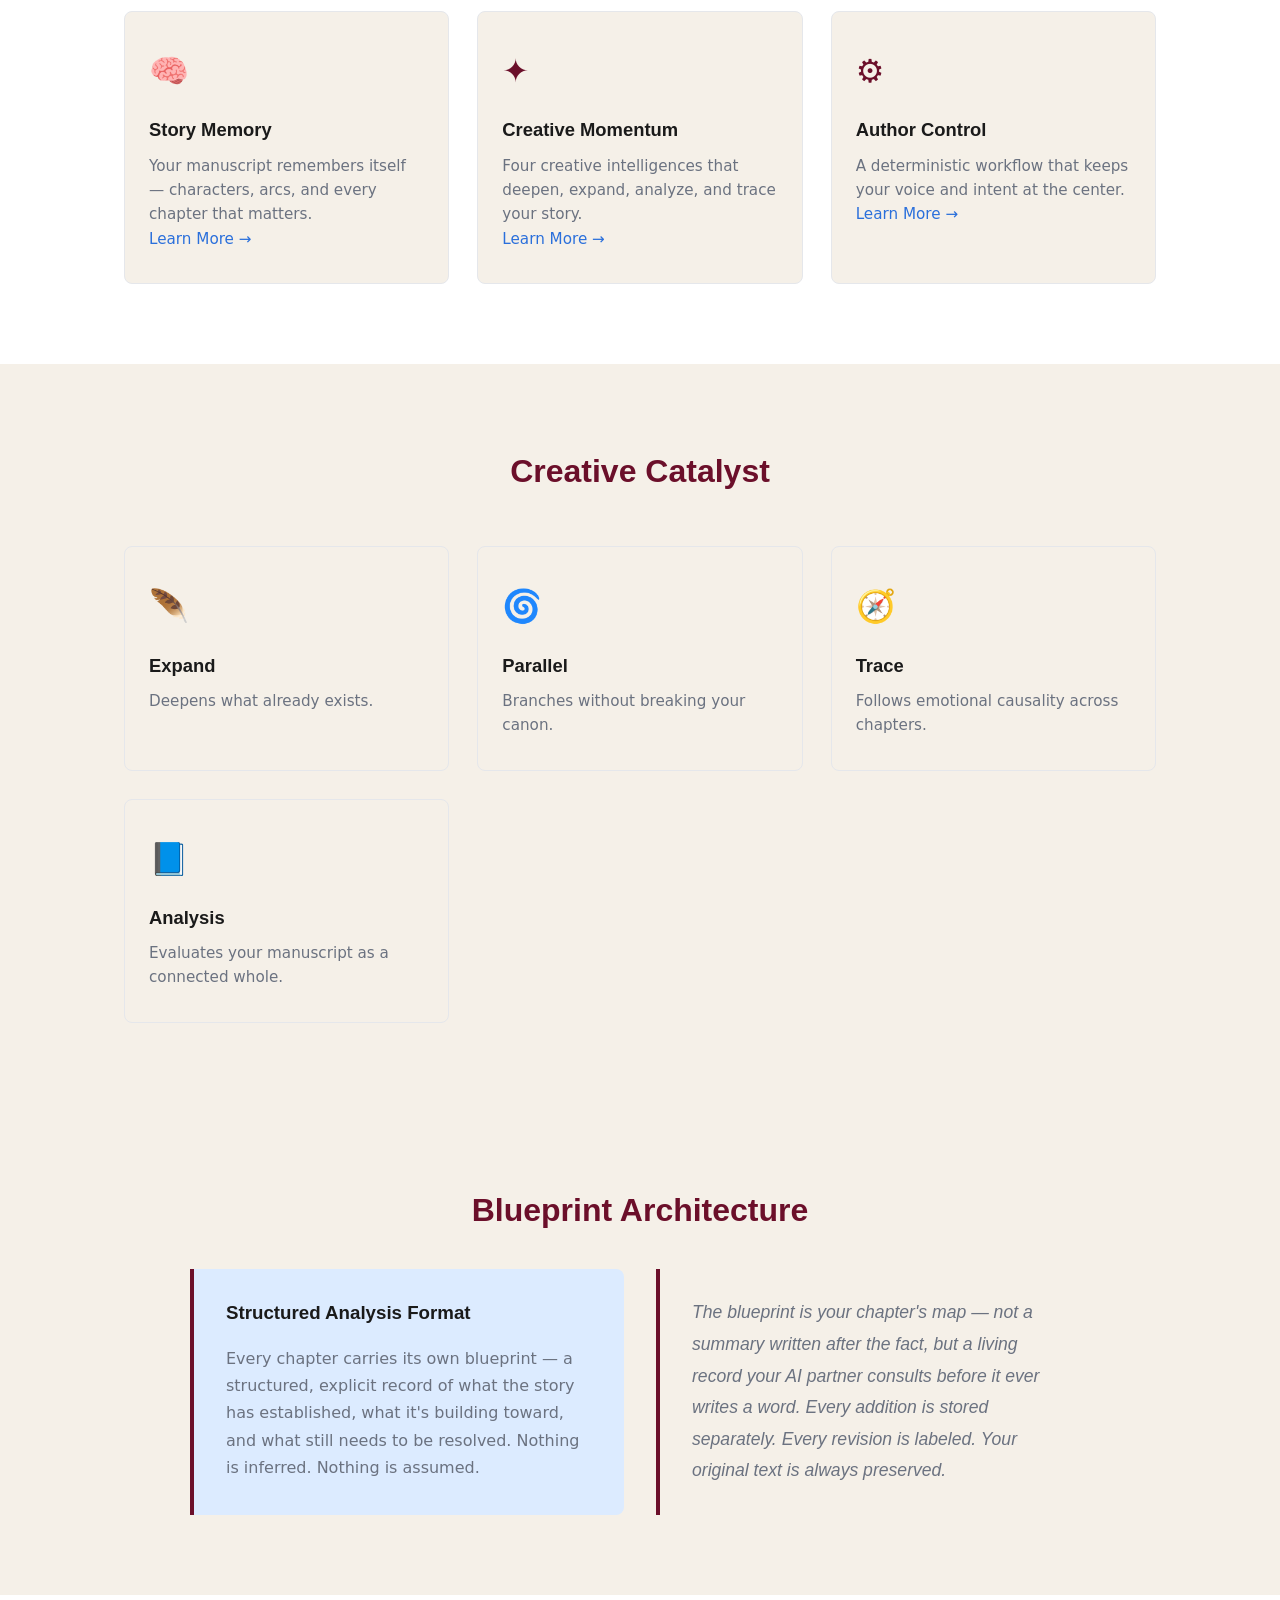
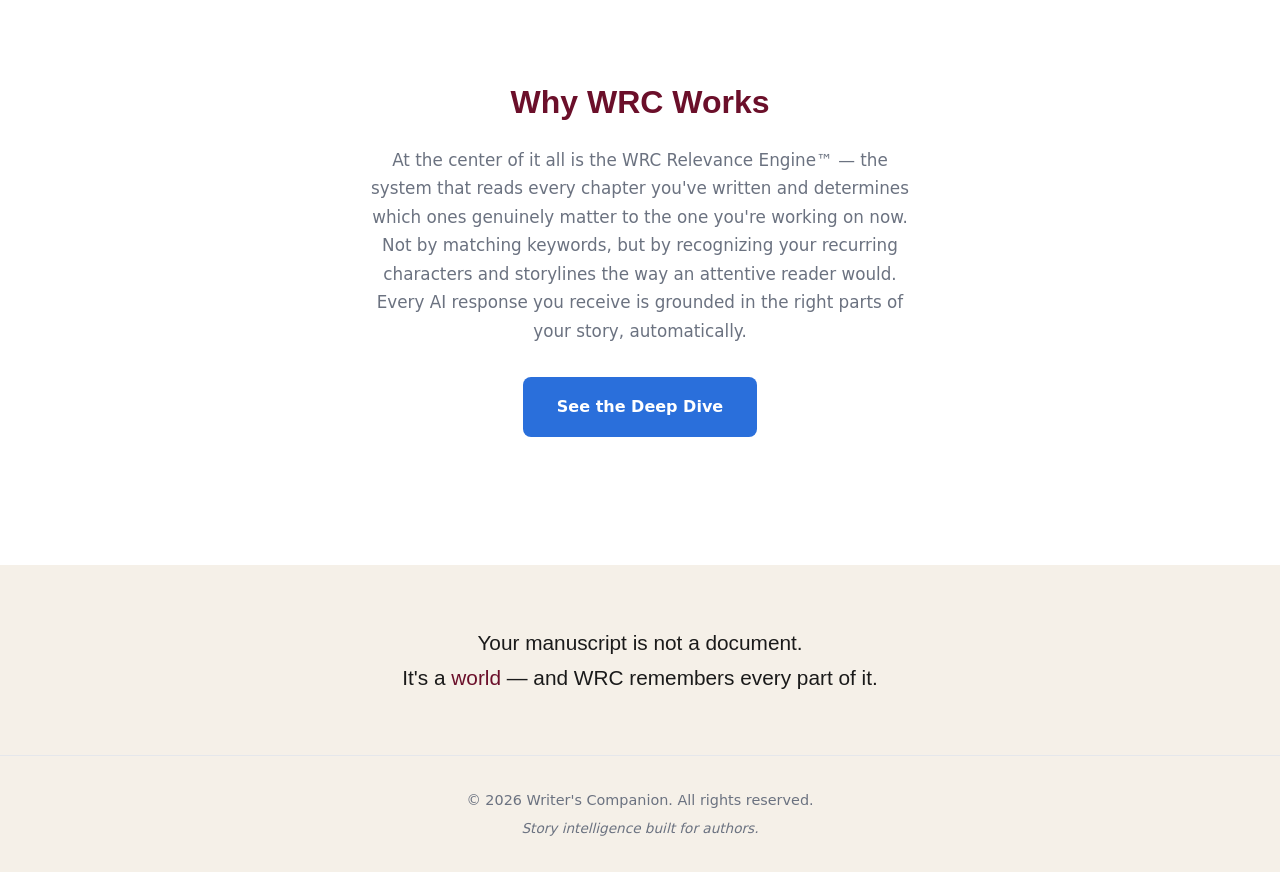
<file: classic.html>
<!DOCTYPE html>
<html lang="en">
<head>
  <meta charset="UTF-8">
  <meta name="viewport" content="width=device-width, initial-scale=1.0">
  <title>Writer's Companion — Your AI Finally Knows Your Whole Story</title>
  <meta name="description" content="Writer's Companion: a manuscript intelligence system built for authors who architect entire worlds. Story memory, creative momentum, and author control — working together.">
  <meta property="og:title" content="Writer's Companion">
  <meta property="og:description" content="Your AI finally knows your whole story.">
  <meta property="og:type" content="website">
  <meta property="og:url" content="https://writerscompanion.ai/wrc.html">
  <link rel="canonical" href="https://writerscompanion.ai/wrc.html">
  <link rel="stylesheet" href="css/style.css">
  <link rel="icon" href="data:image/svg+xml,<svg xmlns='http://www.w3.org/2000/svg' viewBox='0 0 100 100'><text y='.9em' font-size='90'>✒️</text></svg>">
</head>

<body>

  <!-- ============================================================
       HEADER
  ============================================================ -->
  <header class="site-header">
    <div class="container header-inner">
      <a href="/" class="logo" aria-label="Writer's Companion home">
        <span class="logo-icon">✒️</span>
        <span class="logo-text">Writer's Companion</span>
      </a>
      <nav class="main-nav" aria-label="Main navigation">
        <a href="index.html">Home</a>
        <a href="wrc.html">Writer's Companion</a>
        <a href="bluesky.html">Blue Sky</a>
        <a href="beta.html">Beta Access</a>
      </nav>
    </div>
  </header>

  <!-- ============================================================
       HERO
  ============================================================ -->
  <section class="hero">
    <div class="container">
      <h1>Your AI finally knows<br>your whole story.</h1>

      <p class="hero-subtitle">
        A manuscript intelligence system built for authors who architect entire worlds.
      </p>

      <div class="hero-actions">
        <a href="beta.html" class="btn btn-primary">Start Your Manuscript</a>
        <a href="#pillars" class="btn btn-secondary">Explore the Three Pillars</a>
      </div>
    </div>
  </section>

  <!-- ============================================================
       PAIN BLOCK
  ============================================================ -->
  <section class="hero" style="padding-top: 0;">
    <div class="container">
      <div class="pain-block">
        <h2 class="pain-heading">Sound familiar?</h2>
        <ul class="pain-list">
          <li><span class="pain-quote">"I paste the same character notes into every AI session just to get a useful response."</span></li>
          <li><span class="pain-quote">"My AI gives brilliant advice for chapter 12 that contradicts chapter 3."</span></li>
          <li><span class="pain-quote">"I spend more time managing my AI tool than actually writing."</span></li>
          <li><span class="pain-quote">"I'm revising, but my AI still thinks I'm drafting."</span></li>
          <li><span class="pain-quote">"I asked for a parallel storyline and got something from another universe."</span></li>
        </ul>
        <p class="pain-close">It's not you. It's your AI. That's exactly why we built Writer's Companion.</p>
      </div>
    </div>
  </section>

  <!-- ============================================================
       THREE PILLARS
  ============================================================ -->
  <section id="pillars" class="features">
    <div class="container">
      <h2>The Three Pillars</h2>

      <p class="features-philosophy">
        Three modes. Three different kinds of momentum.
        <strong>Deepen what exists. Branch into what might. See it all at once.</strong>
      </p>

      <div class="features-grid">

        <div class="feature-card">
          <div class="feature-icon" style="color: var(--color-burgundy);">🧠</div>
          <h3>Story Memory</h3>
          <p>Your manuscript remembers itself — characters, arcs, and every chapter that matters.</p>
          <p><a href="#relevance-engine">Learn More →</a></p>
        </div>

        <div class="feature-card">
          <div class="feature-icon" style="color: var(--color-burgundy);">✦</div>
          <h3>Creative Momentum</h3>
          <p>Four creative intelligences that deepen, expand, analyze, and trace your story.</p>
          <p><a href="#creative-catalyst">Learn More →</a></p>
        </div>

        <div class="feature-card">
          <div class="feature-icon" style="color: var(--color-burgundy);">⚙️</div>
          <h3>Author Control</h3>
          <p>A deterministic workflow that keeps your voice and intent at the center.</p>
          <p><a href="#foundation">Learn More →</a></p>
        </div>

      </div>
    </div>
  </section>

  <!-- ============================================================
       CREATIVE CATALYST
  ============================================================ -->
  <section id="creative-catalyst" class="features" style="background: var(--color-bg);">
    <div class="container">
      <h2>Creative Catalyst</h2>

      <div class="features-grid">

        <div class="feature-card">
          <div class="feature-icon" style="color: var(--color-burgundy);">🪶</div>
          <h3>Expand</h3>
          <p>Deepens what already exists.</p>
        </div>

        <div class="feature-card">
          <div class="feature-icon" style="color: var(--color-burgundy);">🌀</div>
          <h3>Parallel</h3>
          <p>Branches without breaking your canon.</p>
        </div>

        <div class="feature-card">
          <div class="feature-icon" style="color: var(--color-burgundy);">🧭</div>
          <h3>Trace</h3>
          <p>Follows emotional causality across chapters.</p>
        </div>

        <div class="feature-card">
          <div class="feature-icon" style="color: var(--color-burgundy);">📘</div>
          <h3>Analysis</h3>
          <p>Evaluates your manuscript as a connected whole.</p>
        </div>

      </div>
    </div>
  </section>

  <!-- ============================================================
       BLUEPRINT ARCHITECTURE
  ============================================================ -->
  <section id="foundation" class="about">
    <div class="container">
      <h2>Blueprint Architecture</h2>

      <div class="about-content" style="max-width: 900px; text-align: left; display: grid; grid-template-columns: repeat(auto-fit, minmax(320px, 1fr)); gap: 32px;">

        <div style="border-left: 4px solid var(--color-burgundy); background: var(--color-highlight); border-radius: 0 var(--radius) var(--radius) 0; padding: 28px 32px;">
          <h3 style="font-family: var(--font-display); margin-bottom: 16px;">Structured Analysis Format</h3>
          <p style="color: var(--color-text-muted); line-height: 1.7;">
            Every chapter carries its own blueprint — a structured, explicit record of what the story
            has established, what it's building toward, and what still needs to be resolved. Nothing
            is inferred. Nothing is assumed.
          </p>
        </div>

        <div style="border-left: 4px solid var(--color-burgundy); padding: 28px 32px;">
          <p style="font-family: var(--font-display); font-style: italic; color: var(--color-text-muted); line-height: 1.8; font-size: 1.1rem;">
            The blueprint is your chapter's map — not a summary written after the fact, but a living
            record your AI partner consults before it ever writes a word. Every addition is stored
            separately. Every revision is labeled. Your original text is always preserved.
          </p>
        </div>

      </div>
    </div>
  </section>

  <!-- ============================================================
       ARCHITECTURE DEEP DIVE
  ============================================================ -->
  <section id="relevance-engine" class="contact">
    <div class="container">
      <h2>Why WRC Works</h2>
      <p>
        At the center of it all is the WRC Relevance Engine™ — the system that reads every chapter
        you've written and determines which ones genuinely matter to the one you're working on now.
        Not by matching keywords, but by recognizing your recurring characters and storylines the way
        an attentive reader would. Every AI response you receive is grounded in the right parts of
        your story, automatically.
      </p>
      <div class="hero-actions">
        <a href="beta.html" class="btn btn-primary">See the Deep Dive</a>
      </div>
    </div>
  </section>

  <!-- ============================================================
       CLOSING LINE
  ============================================================ -->
  <section class="about" style="padding: 60px 0;">
    <div class="container">
      <p style="font-family: var(--font-display); font-size: 1.3rem; text-align: center; max-width: 700px; margin: 0 auto; line-height: 1.7;">
        Your manuscript is not a document.<br>
        It's a <span style="color: var(--color-burgundy);">world</span> — and WRC remembers every part of it.
      </p>
    </div>
  </section>

  <!-- ============================================================
       FOOTER
  ============================================================ -->
  <footer class="site-footer">
    <div class="container footer-inner">
      <p class="copyright">&copy; 2026 Writer's Companion. All rights reserved.</p>
      <p class="tagline">Story intelligence built for authors.</p>
    </div>
  </footer>

  <!-- ============================================================
       SCRIPT
  ============================================================ -->
  <script src="js/main.js"></script>
</body>
</html>
</file>
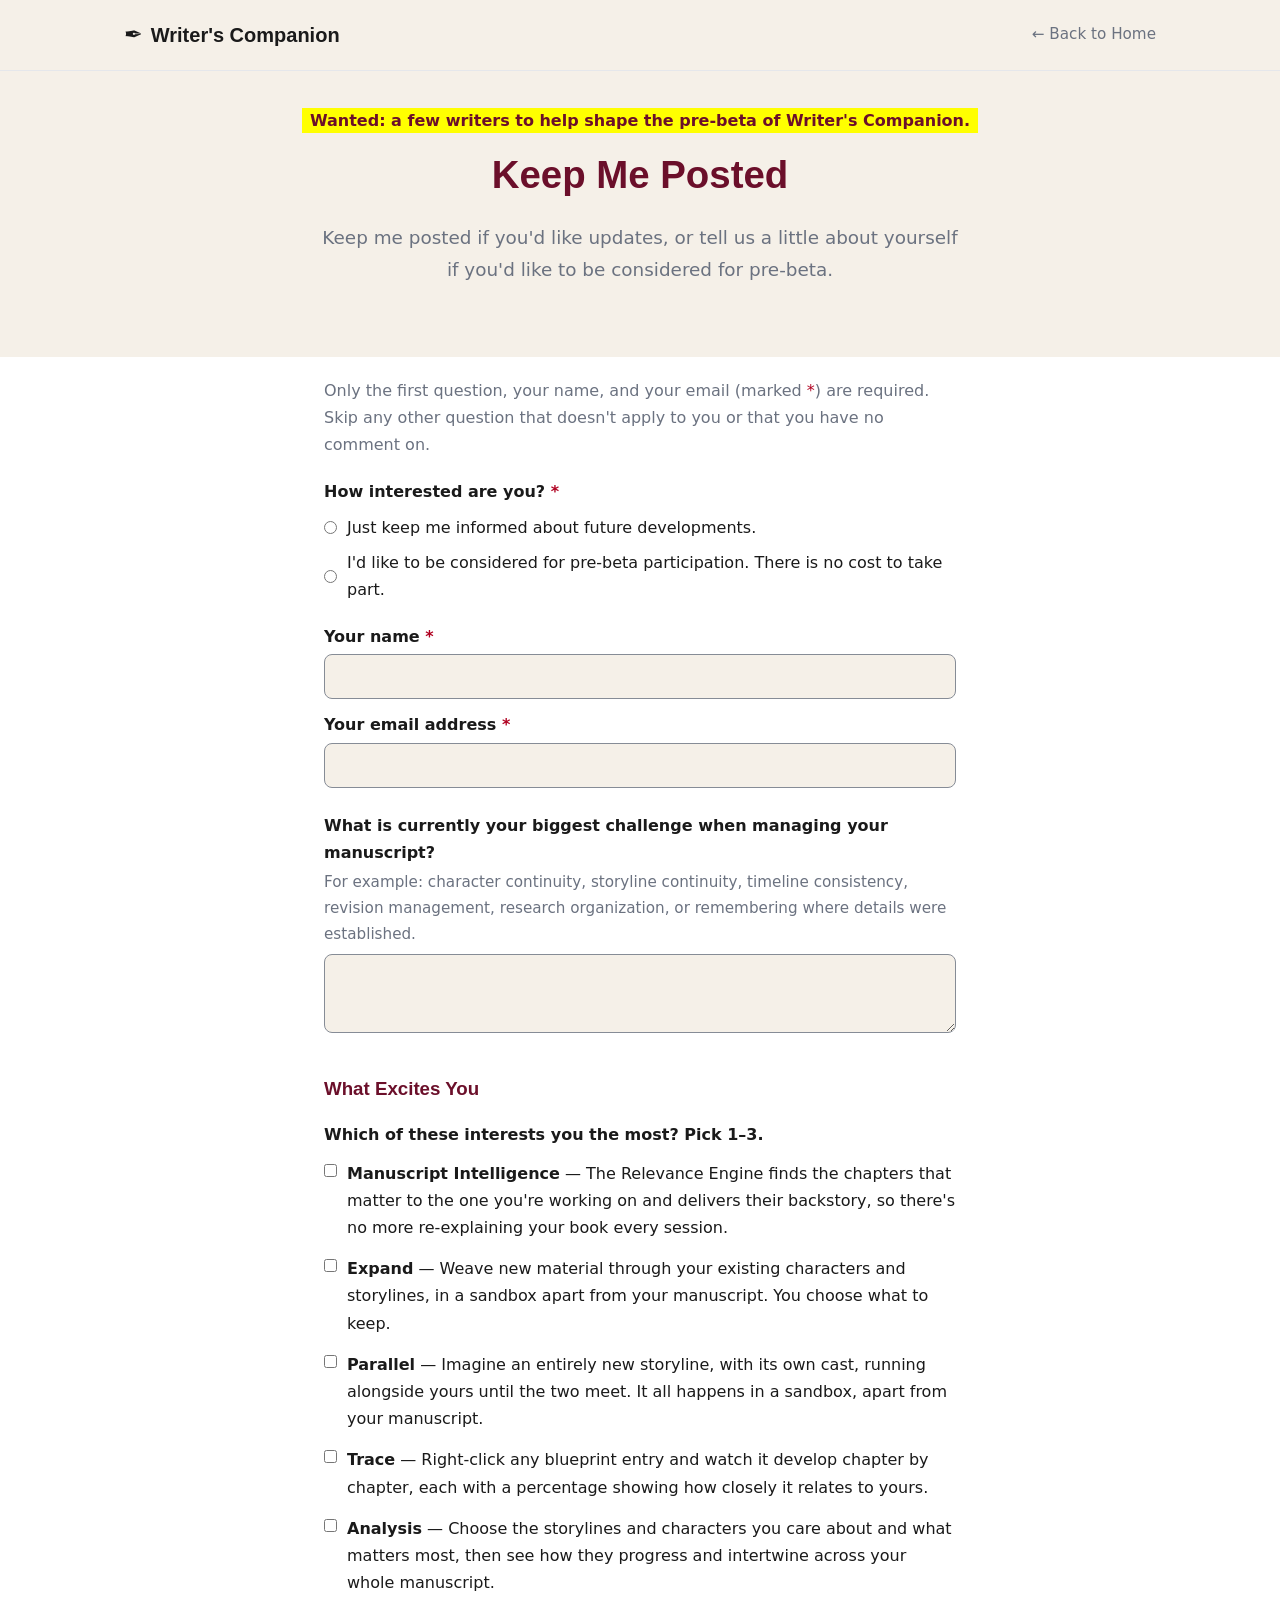
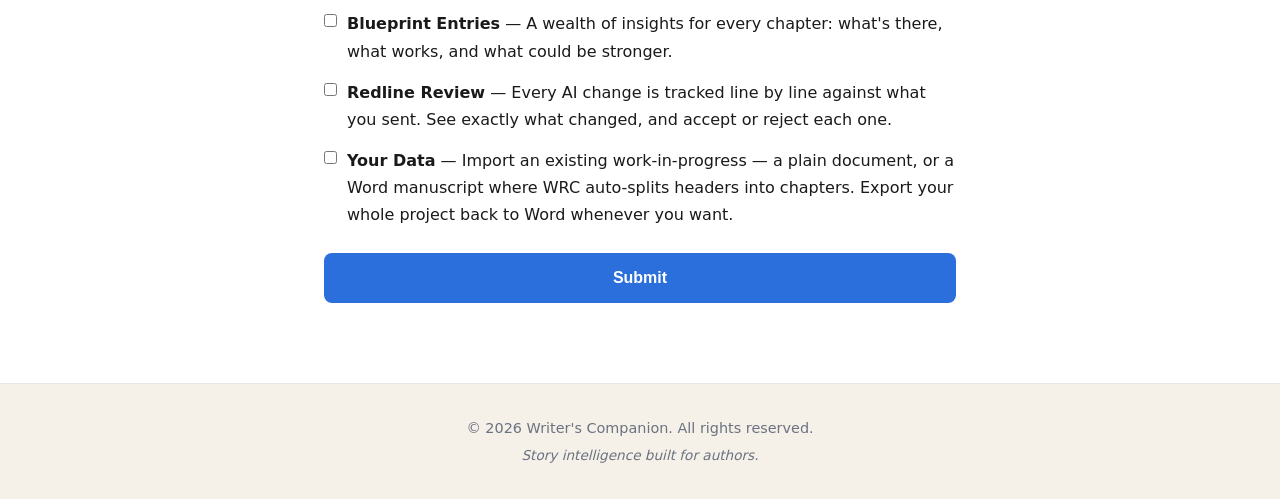
<file: keep-me-posted.html>
<!DOCTYPE html>
<html lang="en">
<head>
  <meta charset="UTF-8">
  <meta name="viewport" content="width=device-width, initial-scale=1.0">
  <title>Keep Me Posted — Writer's Companion</title>
  <meta name="description" content="Stay informed about Writer's Companion (WRC), or ask to be considered for pre-beta.">
  <link rel="stylesheet" href="css/style.css">
  <link rel="icon" href="data:image/svg+xml,<svg xmlns='http://www.w3.org/2000/svg' viewBox='0 0 100 100'><text y='.9em' font-size='90'>✒️</text></svg>">
  <style>
    .field-wrap { scroll-margin-top: 120px; }
    .field-error { color: #b00020; font-size: 0.95rem; font-weight: 600; margin: 6px 0 0; }
    .field-error:empty { display: none; }
    .has-error input[type="text"],
    .has-error input[type="email"],
    .has-error input[type="number"] { border: 2px solid #b00020 !important; background: #fff5f5; }
    .has-error .radio-group { outline: 2px solid #b00020; outline-offset: 6px; border-radius: 6px; }
    .req { color: #b00020; }
    .form-note { color: var(--color-text-muted); margin-bottom: 20px; }
    /* Answer boxes: visible border and tint before they are clicked. !important is needed because each box carries its own inline style. */
    #who-form input[type="text"],
    #who-form input[type="email"],
    #beta-form input[type="text"],
    #beta-form input[type="number"],
    #beta-form textarea { border: 1px solid #868C96 !important; background: var(--color-bg) !important; }
    /* Keep the red error look on a box with a problem. */
    #who-form .has-error input[type="text"],
    #who-form .has-error input[type="email"],
    #beta-form .has-error input[type="number"] { border: 2px solid #b00020 !important; background: #fff5f5 !important; }
  </style>
</head>

<body>

  <header class="site-header">
    <div class="container header-inner">
      <a href="/" class="logo" aria-label="Writer's Companion home">
        <span class="logo-icon">✒️</span>
        <span class="logo-text">Writer's Companion</span>
      </a>
      <a href="index.html" style="font-size: 0.95rem; color: var(--color-text-muted);">← Back to Home</a>
    </div>
  </header>

  <section id="page-hero" class="hero" style="padding: 36px 0 24px;">
  <div class="container">
    <!-- TEMPORARY: remove this paragraph once pre-beta applicants are in -->
    <p style="margin: 0 0 18px;">
      <span style="background:#ffff00; color:var(--color-burgundy); font-weight:600; padding:3px 8px; -webkit-box-decoration-break:clone; box-decoration-break:clone;">Wanted: a few writers to help shape the pre-beta of Writer's Companion.</span>
    </p>
    <h1 style="font-size: clamp(1.6rem, 4vw, 2.4rem);">Keep Me Posted</h1>
    <p class="hero-subtitle" style="max-width: 640px;">
      Keep me posted if you'd like updates, or tell us a little about yourself if you'd like to be considered for pre-beta.
    </p>
  </div>
</section>

  <section class="features" style="padding: 20px 0 80px;">
    <div class="container" style="max-width: 680px;">

      <!-- ============================================================
           THANK-YOU PANEL (hidden until the form is sent)
      ============================================================ -->
      <div id="thanks" tabindex="-1" style="display:none; text-align:center; padding: 60px 0 20px; outline:none;">
        <h2 style="font-family: var(--font-display); color: var(--color-burgundy); margin-bottom: 14px;">Thank you<span id="thanks-name"></span>!</h2>
        <p id="thanks-msg" style="max-width: 520px; margin: 0 auto 12px;"></p>
        <p style="max-width: 520px; margin: 0 auto 24px; color: var(--color-text-muted);">You'll be returned to the Writer's Companion home page in <span id="countdown">10</span> seconds.</p>
        <a href="index.html" class="btn btn-primary">Return to Writer's Companion now</a>
      </div>

      <!-- ============================================================
           PART 1: INTEREST CHOICE / NAME / EMAIL
           These live in their own small form on purpose. Password managers fill
           one form at a time, so this keeps them away from every other question.
           Both parts are sent together as ONE submission when Submit is pressed.
      ============================================================ -->
      <form id="who-form" action="#" method="POST">

        <p class="form-note">Only the first question, your name, and your email (marked <span class="req">*</span>) are required. Skip any other question that doesn't apply to you or that you have no comment on.</p>

        <div class="field-wrap" data-field="signup_type" style="margin-bottom: 20px;">
          <p style="font-weight:600; margin-bottom:8px;">How interested are you? <span class="req">*</span></p>
          <div class="radio-group" role="radiogroup" style="display:flex; flex-direction:column; gap:8px;">
            <label style="display:flex; gap:10px; align-items:center; cursor:pointer;">
              <input type="radio" name="signup_type" value="wrc_page_keep_me_posted" required autocomplete="off"> <span>Just keep me informed about future developments.</span>
            </label>
            <label style="display:flex; gap:10px; align-items:center; cursor:pointer;">
              <input type="radio" name="signup_type" value="wrc_page_pre_beta" autocomplete="off"> <span>I'd like to be considered for pre-beta participation. There is no cost to take part.</span>
            </label>
          </div>
          <p class="field-error" role="alert"></p>
        </div>

        <div id="prebeta-info" style="display:none; margin: 0 0 24px; padding: 20px 24px; background: var(--color-highlight); border-left: 4px solid var(--color-accent); border-radius: 0 var(--radius) var(--radius) 0;">
          <h3 style="font-family: var(--font-display); color: var(--color-burgundy); margin: 0 0 8px;">How Pre-Beta Works</h3>
          <p style="margin-bottom: 12px;"><strong>There is no cost to take part.</strong></p>
          <p style="margin-bottom: 12px;">We're looking for a small number of writers to try WRC on their own manuscripts. Tell us a little about yourself below. We'll review every response and invite a few people to the next step.</p>
          <p style="margin-bottom: 12px;">The next step is a sample evaluation. If we invite you, we'll ask for a couple of chapters from a work in progress or a completed manuscript. I'll run them through WRC and send you the analysis, so you can see whether WRC is useful for your writing. If you like what you see, I'll tell you more about the WRC beta and what it involves. <strong>Please don't send any chapters now.</strong> You'll get instructions if we invite you.</p>
          <p style="margin-bottom: 20px;">This works both ways. You decide whether WRC is worth your time, and we look for writers with a diverse range of backgrounds and writing processes who might be a good fit.</p>

          <h3 style="font-family: var(--font-display); color: var(--color-burgundy); margin: 0 0 8px;">A Note About Timing</h3>
          <p style="margin-bottom: 20px;">My wife is currently battling Stage 4 cancer, and her care and well-being will always be my highest priority. When she's able, she'll help me choose who we invite. WRC is a passion project that we work on when time and conditions allow, so please don't expect quick replies. Some may take days or even weeks. I would rather say so now than set expectations I can't meet. If you're comfortable with that pace, we'd be glad to hear from you.</p>

          <h3 style="font-family: var(--font-display); color: var(--color-burgundy); margin: 0 0 8px;">Your Manuscript</h3>
          <p style="margin: 0;">Any chapters you share remain entirely yours. They will be processed through an AI service as part of the analysis. We will not share them, publish them, or use them for any other purpose.</p>
        </div>

        <div class="field-wrap" data-field="applicant_name" style="margin-bottom: 12px;">
          <label style="display:block; font-weight:600; margin-bottom:4px;">Your name <span class="req">*</span></label>
          <input type="text" name="applicant_name" required autocomplete="name" style="width:100%; padding:12px 14px; border:1px solid var(--color-border); border-radius:var(--radius); font-family:inherit; font-size:1rem;">
          <p class="field-error" role="alert"></p>
        </div>

        <div class="field-wrap" data-field="email" style="margin-bottom: 12px;">
          <label style="display:block; font-weight:600; margin-bottom:4px;">Your email address <span class="req">*</span></label>
          <input type="email" name="email" required autocomplete="email" style="width:100%; padding:12px 14px; border:1px solid var(--color-border); border-radius:var(--radius); font-family:inherit; font-size:1rem;">
          <p class="field-error" role="alert"></p>
        </div>

      </form>

      <!-- ============================================================
           PART 2: EVERYTHING ELSE (all optional)
      ============================================================ -->
      <form id="beta-form" action="https://formspree.io/f/mykblbrn" method="POST">

        <input type="hidden" id="subject-field" name="_subject" value="WRC Page — Keep Me Posted">

        <!-- ============================================================
             BIGGEST CHALLENGE (shown to everyone), THEN THE PRE-BETA-ONLY QUESTIONS
             (hidden and disabled unless the visitor chooses pre-beta)
        ============================================================ -->
        <div style="margin: 24px 0 16px;">

          <label style="display:block; font-weight:600; margin-bottom:4px;">What is currently your biggest challenge when managing your manuscript?</label>

          <p style="color: var(--color-text-muted); font-size:0.95rem; margin-bottom:6px;">For example: character continuity, storyline continuity, timeline consistency, revision management, research organization, or remembering where details were established.</p>

          <textarea name="biggest_challenge" rows="3" autocomplete="nope" style="width:100%; padding:10px 12px; border:1px solid var(--color-border); border-radius:var(--radius); font-family:inherit; font-size:1rem; resize:vertical;"></textarea>

        </div>



        <div id="prebeta-top" style="display:none;">

        <h3 style="font-family: var(--font-display); color: var(--color-burgundy); margin: 32px 0 16px;">Technical Readiness</h3>

        <div class="field-wrap" data-field="multiwindow_comfort" style="margin-bottom: 16px;">
          <label style="display:block; font-weight:600; margin-bottom:4px;">On a scale of 1–10, how comfortable are you working across multiple windows at once — copying and pasting between them?</label>
          <input type="number" name="multiwindow_comfort" min="1" max="10" autocomplete="nope" style="width:80px; padding:10px; border:1px solid var(--color-border); border-radius:var(--radius); font-family:inherit; font-size:1rem;">
          <p class="field-error" role="alert"></p>
        </div>

        <div style="margin-bottom: 16px;">
          <label style="display:block; font-weight:600; margin-bottom:4px;">Do you work on a single screen or on two monitors?</label>
          <input type="text" name="monitor_setup" autocomplete="nope" style="width:100%; padding:10px 12px; border:1px solid var(--color-border); border-radius:var(--radius); font-family:inherit; font-size:1rem;">
        </div>

        <!-- ============================================================
             WRITING PRACTICE
        ============================================================ -->
        <h3 style="font-family: var(--font-display); color: var(--color-burgundy); margin: 32px 0 16px;">Writing Practice</h3>

        <div style="margin-bottom: 16px;">
          <label style="display:block; font-weight:600; margin-bottom:4px;">What are you currently working on (genre/format)?</label>
          <input type="text" name="project_genre" autocomplete="nope" style="width:100%; padding:10px 12px; border:1px solid var(--color-border); border-radius:var(--radius); font-family:inherit; font-size:1rem;">
        </div>

        <div style="margin-bottom: 16px;">
          <label style="display:block; font-weight:600; margin-bottom:4px;">Do you think you could work WRC into your normal writing schedule? If so, how many hours a week could you spend experimenting with it?</label>
          <input type="text" name="writing_time_weekly" autocomplete="nope" style="width:100%; padding:10px 12px; border:1px solid var(--color-border); border-radius:var(--radius); font-family:inherit; font-size:1rem;">
        </div>

        <div style="margin-bottom: 16px;">
          <label style="display:block; font-weight:600; margin-bottom:4px;">Approximate word count or chapter count of your current manuscript, and how far along is it?</label>
          <input type="text" name="manuscript_size" autocomplete="nope" style="width:100%; padding:10px 12px; border:1px solid var(--color-border); border-radius:var(--radius); font-family:inherit; font-size:1rem;">
        </div>

        <div style="margin-bottom: 16px;">
          <label style="display:block; font-weight:600; margin-bottom:4px;">Which AI tools or other writing software do you use for your writing, if any?</label>
          <input type="text" name="ai_experience" autocomplete="nope" style="width:100%; padding:10px 12px; border:1px solid var(--color-border); border-radius:var(--radius); font-family:inherit; font-size:1rem;">
        </div>

        <!-- ============================================================
             WHAT EXCITES YOU
        ============================================================ -->
        </div>

        <h3 style="font-family: var(--font-display); color: var(--color-burgundy); margin: 32px 0 16px;">What Excites You</h3>

        <div style="margin-bottom: 24px;">
          <p style="font-weight:600; margin-bottom:12px;">Which of these interests you the most? Pick 1–3.</p>
          <div style="display:flex; flex-direction:column; gap:14px;">
            <label style="display:flex; gap:10px; align-items:flex-start; cursor:pointer;">
              <input type="checkbox" name="feat_story_memory" value="yes" autocomplete="off" style="margin-top:4px;">
              <span><strong>Manuscript Intelligence</strong> — The Relevance Engine finds the chapters that matter to the one you're working on and delivers their backstory, so there's no more re-explaining your book every session.</span>
            </label>
            <label style="display:flex; gap:10px; align-items:flex-start; cursor:pointer;">
              <input type="checkbox" name="feat_expand" value="yes" autocomplete="off" style="margin-top:4px;">
              <span><strong>Expand</strong> — Weave new material through your existing characters and storylines, in a sandbox apart from your manuscript. You choose what to keep.</span>
            </label>
            <label style="display:flex; gap:10px; align-items:flex-start; cursor:pointer;">
              <input type="checkbox" name="feat_parallel" value="yes" autocomplete="off" style="margin-top:4px;">
              <span><strong>Parallel</strong> — Imagine an entirely new storyline, with its own cast, running alongside yours until the two meet. It all happens in a sandbox, apart from your manuscript.</span>
            </label>
            <label style="display:flex; gap:10px; align-items:flex-start; cursor:pointer;">
              <input type="checkbox" name="feat_trace" value="yes" autocomplete="off" style="margin-top:4px;">
              <span><strong>Trace</strong> — Right-click any blueprint entry and watch it develop chapter by chapter, each with a percentage showing how closely it relates to yours.</span>
            </label>
            <label style="display:flex; gap:10px; align-items:flex-start; cursor:pointer;">
              <input type="checkbox" name="feat_analysis" value="yes" autocomplete="off" style="margin-top:4px;">
              <span><strong>Analysis</strong> — Choose the storylines and characters you care about and what matters most, then see how they progress and intertwine across your whole manuscript.</span>
            </label>
            <label style="display:flex; gap:10px; align-items:flex-start; cursor:pointer;">
              <input type="checkbox" name="feat_blueprint" value="yes" autocomplete="off" style="margin-top:4px;">
              <span><strong>Blueprint Entries</strong> — A wealth of insights for every chapter: what's there, what works, and what could be stronger.</span>
            </label>
            <label style="display:flex; gap:10px; align-items:flex-start; cursor:pointer;">
              <input type="checkbox" name="feat_author_control" value="yes" autocomplete="off" style="margin-top:4px;">
              <span><strong>Redline Review</strong> — Every AI change is tracked line by line against what you sent. See exactly what changed, and accept or reject each one.</span>
            </label>
            <label style="display:flex; gap:10px; align-items:flex-start; cursor:pointer;">
              <input type="checkbox" name="feat_your_data" value="yes" autocomplete="off" style="margin-top:4px;">
              <span><strong>Your Data</strong> — Import an existing work-in-progress — a plain document, or a Word manuscript where WRC auto-splits headers into chapters. Export your whole project back to Word whenever you want.</span>
            </label>
          </div>
        </div>

        <!-- ============================================================
             THE CLOSER
        ============================================================ -->
        <div id="prebeta-closer" style="display:none;">

        <h3 style="font-family: var(--font-display); color: var(--color-burgundy); margin: 32px 0 16px;">Last thing</h3>
        <div style="margin-bottom: 24px;">
          <label style="display:block; font-weight:600; margin-bottom:4px;">What made you interested enough to complete this form?</label>
          <textarea name="interest_reason" rows="4" autocomplete="nope" style="width:100%; padding:10px 12px; border:1px solid var(--color-border); border-radius:var(--radius); font-family:inherit; font-size:1rem; resize:vertical;"></textarea>
        </div>

        </div>

        <p id="form-summary" class="field-error" role="alert" style="margin: 0 0 12px;"></p>

        <button id="submit-btn" type="submit" class="btn btn-primary" style="width:100%;">Submit</button>

      </form>

    </div>
  </section>

  <footer class="site-footer">
    <div class="container footer-inner">
      <p class="copyright">&copy; 2026 Writer's Companion. All rights reserved.</p>
      <p class="tagline">Story intelligence built for authors.</p>
    </div>
  </footer>

  <script>
    (function () {
      var whoForm = document.getElementById('who-form');
      var form = document.getElementById('beta-form');
      if (!whoForm || !form) return;

      // We handle validation and sending ourselves, so errors appear beside each field
      // and the visitor never leaves this page for a Formspree screen.
      whoForm.setAttribute('novalidate', '');
      form.setAttribute('novalidate', '');

      var summary = document.getElementById('form-summary');
      var button = document.getElementById('submit-btn');
      var hero = document.getElementById('page-hero');
      var thanks = document.getElementById('thanks');
      var HOME_URL = 'index.html';

      // Pre-beta questions show only when the visitor chooses pre-beta. Hidden questions are
      // disabled so nothing from them is sent, and the e-mail subject names the choice.
      var CHOICE_KEEP = 'wrc_page_keep_me_posted';
      var CHOICE_PREBETA = 'wrc_page_pre_beta';
      var SUBJECTS = {};
      SUBJECTS[CHOICE_KEEP] = 'WRC Page — Keep Me Posted';
      SUBJECTS[CHOICE_PREBETA] = 'WRC Page — Pre-Beta Interest';
      var PREBETA_PARTS = ['prebeta-info', 'prebeta-top', 'prebeta-closer'];

      function applyChoice() {
        var choice = whoForm.elements.signup_type.value;
        var showPre = (choice === CHOICE_PREBETA);
        PREBETA_PARTS.forEach(function (id) {
          var part = document.getElementById(id);
          part.style.display = showPre ? '' : 'none';
          Array.prototype.forEach.call(part.querySelectorAll('input, textarea, select'), function (el) {
            el.disabled = !showPre;
          });
        });
        document.getElementById('subject-field').value = SUBJECTS[choice] || SUBJECTS[CHOICE_KEEP];
      }
      whoForm.addEventListener('change', function (event) {
        if (event.target && event.target.name === 'signup_type') applyChoice();
      });
      applyChoice();

      function now() { return Date.now(); }
      function trusted(event) { return event.isTrusted; }
      function allFields() {
        return Array.prototype.slice.call(whoForm.elements).concat(Array.prototype.slice.call(form.elements));
      }
      function fieldNamed(name) { return whoForm.elements[name] || form.elements[name]; }
      function resetBoth() { whoForm.reset(); form.reset(); applyChoice(); }

      // Ask password managers and autofill helpers to leave the optional boxes alone.
      allFields().forEach(function (el) {
        if (el.type === 'hidden' || el.type === 'submit') return;
        el.setAttribute('data-lpignore', 'true');
        el.setAttribute('data-1p-ignore', 'true');
        el.setAttribute('data-bwignore', 'true');
        el.setAttribute('data-form-type', 'other');
      });

      // -------------------------------------------------------------------------------------
      // GUARD 1: the optional boxes keep only what the visitor really typed, dictated, or pasted.
      // A real entry is an input event the browser itself generated (a "trusted" event) while the
      // cursor is in that very box. A fill by an extension fails that test, so the box is put back
      // to what the visitor entered (empty, if nothing). The same check runs just before sending.
      // -------------------------------------------------------------------------------------
      var enteredByVisitor = {};

      function isGuarded(el) {
        if (!el.name || el.form !== form) return false;
        return el.type === 'text' || el.type === 'number' || el.type === 'textarea';
      }

      function isAutofilled(el) {
        var selectors = [':-webkit-autofill', ':autofill'];
        for (var i = 0; i < selectors.length; i++) {
          try { if (el.matches(selectors[i])) return true; } catch (e) { /* not supported by this browser */ }
        }
        return false;
      }

      form.addEventListener('input', function (event) {
        var el = event.target;
        if (!isGuarded(el)) return;
        if (trusted(event) && document.activeElement === el && !isAutofilled(el)) {
          enteredByVisitor[el.name] = el.value;
        }
      });

      function restoreGuarded() {
        Array.prototype.forEach.call(form.elements, function (el) {
          if (!isGuarded(el)) return;
          var want = Object.prototype.hasOwnProperty.call(enteredByVisitor, el.name) ? enteredByVisitor[el.name] : '';
          if (el.value !== want) el.value = want;
        });
      }

      // -------------------------------------------------------------------------------------
      // GUARD 2: keep the screen and the cursor where the visitor put them.
      // When a password manager fills the form it can move the cursor to the last box it filled
      // and scroll the page down to it. If that happens without the visitor doing anything, put
      // the cursor and the scroll position back where they were.
      // -------------------------------------------------------------------------------------
      var NAV_KEYS = ['Tab', 'PageUp', 'PageDown', 'Home', 'End', 'ArrowUp', 'ArrowDown', ' '];
      var lastGestureAt = 0;   // last time the visitor clicked, touched, scrolled, or tabbed
      var fillUntil = 0;       // while now() < fillUntil, a fill of name/email is in progress
      var holdUntil = 0;       // while now() < holdUntil, sudden scroll jumps are undone
      var ownFocus = false;    // true while this page moves the cursor itself
      var typed = { applicant_name: '', email: '' };
      var anchor = { x: window.pageXOffset || 0, y: window.pageYOffset || 0, el: null };

      ['pointerdown', 'mousedown', 'touchstart', 'wheel'].forEach(function (type) {
        document.addEventListener(type, function (event) {
          if (trusted(event)) lastGestureAt = now();
        }, { capture: true, passive: true });
      });
      document.addEventListener('keydown', function (event) {
        if (trusted(event) && NAV_KEYS.indexOf(event.key) !== -1) lastGestureAt = now();
      }, true);

      function visitorActedRecently() { return now() - lastGestureAt < 700; }

      // Has the name or email box changed by anything other than the visitor typing in it?
      function noteFill() {
        var changed = false;
        Object.keys(typed).forEach(function (name) {
          var el = whoForm.elements[name];
          if (el && el.value !== typed[name]) { typed[name] = el.value; changed = true; }
        });
        if (changed) fillUntil = now() + 2500;
      }

      whoForm.addEventListener('input', function (event) {
        var el = event.target;
        if (Object.prototype.hasOwnProperty.call(typed, el.name) && trusted(event) && document.activeElement === el) {
          typed[el.name] = el.value;
        }
        noteFill();
      });
      whoForm.addEventListener('change', noteFill);

      function jumpBack() {
        var root = document.documentElement;
        var previous = root.style.scrollBehavior;
        root.style.scrollBehavior = 'auto';   // no sliding, even if the site CSS asks for smooth scrolling
        window.scrollTo(anchor.x, anchor.y);
        root.style.scrollBehavior = previous;
      }

      function stopStrayFocus(el) {
        holdUntil = now() + 1500;
        ownFocus = true;
        try {
          if (anchor.el && anchor.el !== el && document.contains(anchor.el)) {
            anchor.el.focus({ preventScroll: true });
          } else {
            el.blur();
          }
        } finally {
          ownFocus = false;
        }
        jumpBack();
        [0, 30, 100, 300, 800].forEach(function (ms) { setTimeout(jumpBack, ms); });
      }

      function onFocusIn(event) {
        if (ownFocus) return;
        var el = event.target;
        noteFill();
        if (isGuarded(el) && !visitorActedRecently() && now() < fillUntil) {
          stopStrayFocus(el);
          return;
        }
        anchor.el = el;
      }
      whoForm.addEventListener('focusin', onFocusIn);
      form.addEventListener('focusin', onFocusIn);

      window.addEventListener('scroll', function () {
        var t = now();
        var visitorDriven = visitorActedRecently();
        if (!visitorDriven && (t < holdUntil || t < fillUntil)) {
          jumpBack();
          return;
        }
        anchor.x = window.pageXOffset;
        anchor.y = window.pageYOffset;
        if (visitorDriven) holdUntil = 0;
      }, { passive: true });

      // Check after any activity on the forms, and keep watching quietly in the background.
      [whoForm, form].forEach(function (f) {
        ['input', 'change', 'focusin', 'focusout'].forEach(function (type) {
          f.addEventListener(type, function () {
            setTimeout(restoreGuarded, 0);
            setTimeout(restoreGuarded, 150);
            setTimeout(restoreGuarded, 600);
          });
        });
      });
      setInterval(function () { restoreGuarded(); noteFill(); }, 400);

      // Start empty every time the page is shown. If the visitor comes back with the Back
      // button, load a fresh copy so nothing from an earlier visit is left behind.
      // (If someone has already started typing on a slow connection, their work is left alone.)
      var visitorStarted = false;
      function markStarted() { visitorStarted = true; }
      whoForm.addEventListener('focusin', markStarted);
      form.addEventListener('focusin', markStarted);

      window.addEventListener('pageshow', function (event) {
        if (event.persisted) { window.location.reload(); return; }
        if (!visitorStarted) {
          resetBoth();
          enteredByVisitor = {};
          typed = { applicant_name: '', email: '' };
        }
      });

      // -------------------------------------------------------------------------------------
      // Validation: order here is the order of the page, so the first problem found is the highest.
      // -------------------------------------------------------------------------------------
      var rules = [
        { name: 'signup_type',         kind: 'radio',  required: true,  msg: 'Please choose one of the two options.' },
        { name: 'applicant_name',      kind: 'text',   required: true,  msg: 'Please enter your name.' },
        { name: 'email',               kind: 'email',  required: true,  msg: 'Please enter a valid email address, such as name@example.com.' },
        { name: 'multiwindow_comfort', kind: 'number', required: false, msg: 'Please enter a whole number from 1 to 10, or leave this blank.' }
      ];

      function wrapperFor(name) {
        return document.querySelector('[data-field="' + name + '"]');
      }

      function isValid(rule) {
        var field = fieldNamed(rule.name);
        if (field.disabled) return true;
        var value = String(field.value || '').trim();
        if (rule.kind === 'radio') return value !== '';
        if (value === '') return !rule.required;
        if (rule.kind === 'email') return /^[^\s@]+@[^\s@]+\.[^\s@]+$/.test(value);
        if (rule.kind === 'number') {
          var n = Number(value);
          return Number.isInteger(n) && n >= 1 && n <= 10;
        }
        return true;
      }

      function showError(rule, on) {
        var wrap = wrapperFor(rule.name);
        wrap.classList.toggle('has-error', on);
        wrap.querySelector('.field-error').textContent = on ? rule.msg : '';
      }

      function refreshSummary() {
        if (!document.querySelector('.has-error')) summary.textContent = '';
      }

      // -------------------------------------------------------------------------------------
      // Sending
      // -------------------------------------------------------------------------------------
      function showThanks(fullName, choice) {
        resetBoth();
        enteredByVisitor = {};
        typed = { applicant_name: '', email: '' };
        whoForm.style.display = 'none';
        form.style.display = 'none';
        if (hero) hero.style.display = 'none';

        var first = String(fullName || '').trim().split(/\s+/)[0];
        document.getElementById('thanks-name').textContent = first ? ', ' + first : '';
        document.getElementById('thanks-msg').textContent = (choice === CHOICE_PREBETA)
          ? 'Thank you for your interest in pre-beta. Your information has been received. Because this is a manually managed process, responses may take some time. We appreciate your patience.'
          : "You're on the list. We'll let you know as soon as WRC is ready.";
        thanks.style.display = 'block';
        window.scrollTo(0, 0);
        thanks.focus({ preventScroll: true });

        var left = 10;
        var counter = document.getElementById('countdown');
        var timer = setInterval(function () {
          left -= 1;
          counter.textContent = String(left);
          if (left <= 0) {
            clearInterval(timer);
            window.location.href = HOME_URL;
          }
        }, 1000);
      }

      var sending = false;

      function send() {
        if (sending) return;
        sending = true;
        button.disabled = true;
        button.textContent = 'Sending…';
        var applicantName = whoForm.elements.applicant_name.value;
        var choice = whoForm.elements.signup_type.value;

        // Both parts go together as one application.
        var data = new FormData(whoForm);
        new FormData(form).forEach(function (value, key) { data.append(key, value); });

        fetch(form.action, {
          method: 'POST',
          body: data,
          headers: { 'Accept': 'application/json' }
        })
          .then(function (response) {
            if (!response.ok) throw new Error('Send failed: ' + response.status);
            showThanks(applicantName, choice);
          })
          .catch(function () {
            sending = false;
            button.disabled = false;
            button.textContent = 'Submit';
            summary.textContent = "We couldn't send that just now. Please check your connection and try again in a moment.";
          });
      }

      function handleSubmit() {
        restoreGuarded();
        fillUntil = 0;
        holdUntil = 0;

        var firstBad = null;
        rules.forEach(function (rule) {
          var ok = isValid(rule);
          showError(rule, !ok);
          if (!ok && !firstBad) firstBad = rule;
        });

        if (firstBad) {
          summary.textContent = 'Please fix the highlighted question(s) above, then submit again.';
          wrapperFor(firstBad.name).scrollIntoView({ behavior: 'smooth', block: 'center' });
          var target = document.querySelector('[name="' + firstBad.name + '"]');
          ownFocus = true;
          try { target.focus({ preventScroll: true }); } finally { ownFocus = false; }
          anchor.el = target;
          return;
        }

        summary.textContent = '';
        send();
      }

      form.addEventListener('submit', function (event) { event.preventDefault(); handleSubmit(); });
      whoForm.addEventListener('submit', function (event) { event.preventDefault(); });

      // Clear a field's highlight as soon as it is corrected; leave it highlighted until then.
      rules.forEach(function (rule) {
        var wrap = wrapperFor(rule.name);
        function recheck() {
          if (wrap.classList.contains('has-error') && isValid(rule)) {
            showError(rule, false);
            refreshSummary();
          }
        }
        wrap.addEventListener('input', recheck);
        wrap.addEventListener('change', recheck);
      });
    })();
  </script>

</body>
</html>
<!-- #### EOF #### -->
</file>
<file: css/style.css>
/* ============================================================
   Writer's Companion — Base Stylesheet
   Design tokens + mobile-first layout
   ============================================================ */

:root {
  --color-bg:          #F5F0E8;
  --color-bg-card:     #FFFFFF;
  --color-bg-dark:     #1A1A2E;
  --color-text:        #1A1A1A;
  --color-text-muted:  #6B7280;
  --color-text-light:  #D1D5DB;
  --color-accent:      #2A6FDB;
  --color-accent-hover:#1E56B0;
  --color-highlight:   #DCEBFF;
  --color-border:      #E5E7EB;
  --color-burgundy:    #6B0F2A;
  --font-display:      'Arial', 'Segoe UI', system-ui, -apple-system, sans-serif;
  --font-body:         'Segoe UI', system-ui, -apple-system, sans-serif;
  --max-width:         1080px;
  --radius:            8px;
  --shadow-card:       0 2px 8px rgba(0,0,0,0.06);
}

*, *::before, *::after { box-sizing: border-box; margin: 0; padding: 0; }
html { scroll-behavior: smooth; }

body {
  font-family: var(--font-body);
  color: var(--color-text);
  background: var(--color-bg);
  line-height: 1.7;
  -webkit-font-smoothing: antialiased;
}

img { max-width: 100%; display: block; }
a   { color: var(--color-accent); text-decoration: none; }
a:hover { color: var(--color-accent-hover); }

.container {
  width: 100%;
  max-width: var(--max-width);
  margin: 0 auto;
  padding: 0 24px;
}

/* ============================================================
   HEADER
============================================================ */
.site-header {
  position: sticky;
  top: 0;
  z-index: 100;
  background: rgba(245,240,232,0.95);
  backdrop-filter: blur(8px);
  border-bottom: 1px solid var(--color-border);
  padding: 16px 0;
}

.header-inner {
  display: flex;
  align-items: center;
  justify-content: space-between;
}

.logo {
  display: flex;
  align-items: center;
  gap: 8px;
  font-family: var(--font-display);
  font-size: 1.25rem;
  font-weight: 700;
  color: var(--color-text);
}
.logo:hover { color: var(--color-accent); }
.logo-icon  { font-size: 1.4rem; }

.main-nav { display: flex; gap: 28px; }
.main-nav a {
  font-size: 0.95rem;
  color: var(--color-text-muted);
  transition: color 0.2s;
}
.main-nav a:hover { color: var(--color-accent); }

/* ============================================================
   HERO
============================================================ */
.hero {
  padding: 80px 0 60px;
  text-align: center;
}

.hero h1 {
  font-family: var(--font-display);
  font-size: clamp(2rem, 5vw, 3.2rem);
  color: var(--color-burgundy); 
  line-height: 1.2;
  margin-bottom: 24px;
}

.hero-subtitle {
  font-size: 1.15rem;
  color: var(--color-text-muted);
  max-width: 620px;
  margin: 0 auto 48px;
}

/* ============================================================
   PAIN BLOCK
============================================================ */
.pain-block {
  background: var(--color-highlight);
  border-left: 4px solid var(--color-accent);
  border-radius: 0 var(--radius) var(--radius) 0;
  padding: 48px 40px;
  margin: 0 auto 48px;
  max-width: 720px;
  text-align: left;
}

.pain-heading {
  font-family: var(--font-display);
  font-size: 1.6rem;
  color: var(--color-text);
  margin-bottom: 28px;
}

.pain-list {
  list-style: none;
  display: flex;
  flex-direction: column;
  gap: 16px;
  margin-bottom: 28px;
}

.pain-list li {
  border-left: 3px solid var(--color-accent);
  padding: 12px 18px;
  background: rgba(255,255,255,0.6);
  border-radius: 0 var(--radius) var(--radius) 0;
}

.pain-quote {
  font-size: 1rem;
  color: var(--color-text-muted);
  font-style: italic;
  line-height: 1.6;
}

.pain-close {
  font-size: 1.05rem;
  font-weight: 600;
  color: var(--color-accent);
}

/* ============================================================
   BUTTONS
============================================================ */
.hero-actions {
  display: flex;
  gap: 16px;
  justify-content: center;
  flex-wrap: wrap;
  margin-bottom: 48px;
}

.btn {
  display: inline-block;
  padding: 14px 32px;
  border-radius: var(--radius);
  font-size: 1rem;
  font-weight: 600;
  transition: all 0.2s;
  cursor: pointer;
  border: 2px solid transparent;
  text-decoration: none;
}

.btn-primary {
  background: var(--color-accent);
  color: #fff;
}
.btn-primary:hover {
  background: var(--color-accent-hover);
  color: #fff;
}

.btn-secondary {
  background: transparent;
  color: var(--color-accent);
  border-color: var(--color-accent);
}
.btn-secondary:hover {
  background: var(--color-highlight);
  color: var(--color-accent-hover);
}

/* ============================================================
   SURVEY SECTION
============================================================ */
.survey-section {
  padding: 60px 0;
  background: var(--color-bg);
  text-align: center;
}

.survey-block {
  max-width: 600px;
  margin: 0 auto;
  background: var(--color-bg-card);
  border: 1px solid var(--color-border);
  border-radius: var(--radius);
  padding: 32px 36px;
  text-align: left;
  box-shadow: var(--shadow-card);
}

.survey-heading {
  font-family: var(--font-display);
  font-size: 1.15rem;
  font-weight: 700;
  margin-bottom: 4px;
  color: var(--color-text);
}

.survey-sub {
  font-size: 0.9rem;
  color: var(--color-text-muted);
  margin-bottom: 20px;
}

.survey-options {
  display: flex;
  flex-direction: column;
  gap: 14px;
}

.survey-item {
  display: flex;
  flex-direction: column;
  gap: 4px;
  cursor: pointer;
}

.survey-item input[type="checkbox"] {
  display: none;
}

.survey-label {
  display: flex;
  align-items: center;
  gap: 10px;
  font-size: 0.98rem;
  color: var(--color-text);
  padding: 10px 14px;
  border: 1px solid var(--color-border);
  border-radius: var(--radius);
  transition: all 0.2s;
  cursor: pointer;
}

.survey-label::before {
  content: '☐';
  font-size: 1.1rem;
  flex-shrink: 0;
  color: var(--color-text-muted);
  transition: all 0.2s;
}

.survey-item input:checked + .survey-label {
  background: var(--color-highlight);
  border-color: var(--color-accent);
  color: var(--color-accent);
}

.survey-item input:checked + .survey-label::before {
  content: '☑';
  color: var(--color-accent);
}

.survey-response {
  font-size: 0.88rem;
  font-style: italic;
  color: var(--color-accent);
  padding-left: 14px;
  max-height: 0;
  overflow: hidden;
  opacity: 0;
  transition: max-height 0.3s ease, opacity 0.3s ease;
}

.survey-response.visible {
  max-height: 40px;
  opacity: 1;
}

/* ============================================================
   FEATURES
============================================================ */
.features {
  padding: 80px 0;
  background: var(--color-bg-card);
}

.features h2 {
  font-family: var(--font-display);
  font-size: 2rem;
  color: var(--color-burgundy);
  text-align: center;
  margin-bottom: 48px;
}

.features-philosophy {
  max-width: 780px;
  margin: 0 auto 48px auto;
  font-size: 1.05rem;
  line-height: 1.8;
  color: var(--color-text-muted);
  text-align: center;
}

.features-philosophy strong {
  display: block;
  font-size: 1.1rem;
  color: var(--color-text);
  margin-top: 8px;
}

.features-grid {
  display: grid;
  grid-template-columns: repeat(auto-fit, minmax(280px, 1fr));
  gap: 28px;
}

.feature-card {
  background: var(--color-bg);
  border: 1px solid var(--color-border);
  border-radius: var(--radius);
  padding: 32px 24px;
  transition: box-shadow 0.2s, border-color 0.2s;
}
.feature-card:hover {
  border-color: var(--color-accent);
  box-shadow: var(--shadow-card);
}

.feature-icon { font-size: 2rem; margin-bottom: 16px; }

.feature-card h3 {
  font-family: var(--font-display);
  font-size: 1.15rem;
  margin-bottom: 8px;
}

.feature-card p {
  font-size: 0.95rem;
  color: var(--color-text-muted);
  line-height: 1.6;
}

/* ============================================================
   BETA TESTERS
============================================================ */
.beta {
  padding: 80px 0;
  background: var(--color-bg-dark);
  color: var(--color-text-light);
  text-align: center;
}

.beta-inner {
  max-width: 700px;
  margin: 0 auto;
}

.beta-badge {
  display: inline-block;
  background: var(--color-accent);
  color: #fff;
  font-size: 0.8rem;
  font-weight: 700;
  letter-spacing: 0.08em;
  text-transform: uppercase;
  padding: 4px 14px;
  border-radius: 40px;
  margin-bottom: 20px;
}

.beta h2 {
  font-family: var(--font-display);
  font-size: 2rem;
  color: #fff;
  margin-bottom: 20px;
}

.beta-lead {
  font-size: 1.05rem;
  color: var(--color-text-light);
  line-height: 1.8;
  margin-bottom: 40px;
}

.beta-perks {
  display: flex;
  flex-direction: column;
  gap: 20px;
  margin-bottom: 36px;
  text-align: left;
}

.beta-perk {
  display: flex;
  align-items: flex-start;
  gap: 16px;
  background: rgba(255,255,255,0.06);
  border: 1px solid rgba(255,255,255,0.1);
  border-radius: var(--radius);
  padding: 20px 24px;
}

.beta-perk-icon {
  font-size: 1.6rem;
  flex-shrink: 0;
  margin-top: 2px;
}

.beta-perk strong {
  display: block;
  font-size: 1rem;
  color: #fff;
  margin-bottom: 4px;
}

.beta-perk p {
  font-size: 0.93rem;
  color: var(--color-text-light);
  line-height: 1.6;
  margin: 0;
}

.beta-ask {
  font-size: 1rem;
  color: var(--color-text-light);
  font-style: italic;
  line-height: 1.7;
  margin-bottom: 32px;
  padding: 0 8px;
}

.beta .form-row {
  justify-content: center;
  margin: 0 auto 12px;
}

.beta .form-row input[type="email"] {
  background: rgba(255,255,255,0.1);
  border-color: rgba(255,255,255,0.2);
  color: #fff;
}

.beta .form-row input[type="email"]:focus {
  border-color: var(--color-accent);
  background: rgba(255,255,255,0.15);
}

.beta .form-row input[type="email"]::placeholder {
  color: rgba(255,255,255,0.45);
}

.beta-fine {
  font-size: 0.88rem;
  color: rgba(255,255,255,0.4);
  font-style: italic;
}

/* ============================================================
   ABOUT
============================================================ */
.about { padding: 80px 0; }

.about-content {
  max-width: 700px;
  margin: 0 auto;
  text-align: center;
}

.about h2 {
  font-family: var(--font-display);
  font-size: 2rem;
  text-align: center;
  color: var(--color-burgundy);
  margin-bottom: 32px;
}

.founder-quote {
  font-family: var(--font-display);
  font-size: 1.15rem;
  font-style: italic;
  color: var(--color-text-muted);
  line-height: 1.8;
  border-left: 4px solid var(--color-accent);
  padding: 20px 28px;
  background: var(--color-highlight);
  border-radius: 0 var(--radius) var(--radius) 0;
  text-align: left;
  margin-bottom: 16px;
}

.founder-attribution {
  font-size: 0.95rem;
  color: var(--color-text-muted);
  font-style: italic;
  text-align: right;
}

/* ============================================================
   CONTACT
============================================================ */
.contact {
  padding: 80px 0;
  background: var(--color-bg-card);
  text-align: center;
}

.contact h2 {
  font-family: var(--font-display);
  font-size: 2rem;
  color: var(--color-burgundy);  
  margin-bottom: 16px;
}

.contact > .container > p {
  font-size: 1.05rem;
  color: var(--color-text-muted);
  max-width: 560px;
  margin: 0 auto 32px;
}

.relevance-list {
  font-size: 1.05rem;
  color: var(--color-text-muted);
  max-width: 560px;
  margin: 0 auto 32px;
  text-align: left;
  padding-left: 20px;
}
.relevance-list li {
  margin-bottom: 10px;
}
.relevance-list li:last-child {
  margin-bottom: 0;
}

.form-row {
  display: flex;
  gap: 12px;
  justify-content: center;
  flex-wrap: wrap;
  margin: 32px auto;
  max-width: 560px;
}

.form-row input[type="email"] {
  flex: 1;
  min-width: 220px;
  padding: 14px 18px;
  font-size: 1rem;
  font-family: var(--font-body);
  border: 1px solid var(--color-border);
  border-radius: var(--radius);
  background: var(--color-bg);
  color: var(--color-text);
  outline: none;
  transition: border-color 0.2s, box-shadow 0.2s;
}

.form-row input[type="email"]:focus {
  border-color: var(--color-accent);
  box-shadow: 0 0 0 3px rgba(42,111,219,0.15);
}

.form-row input[type="email"]::placeholder {
  color: var(--color-text-muted);
}

.form-row .btn {
  white-space: nowrap;
}

.contact-fine {
  font-size: 0.9rem;
  color: var(--color-text-muted);
  font-style: italic;
  margin-top: 8px;
}

/* ============================================================
   FOOTER
============================================================ */
.site-footer {
  padding: 32px 0;
  border-top: 1px solid var(--color-border);
  text-align: center;
}

.footer-inner {
  display: flex;
  flex-direction: column;
  gap: 4px;
}

.copyright { font-size: 0.9rem; color: var(--color-text-muted); }
.tagline   { font-size: 0.85rem; color: var(--color-text-muted); font-style: italic; }

/* ============================================================
   RESPONSIVE
============================================================ */
@media (max-width: 640px) {
  .main-nav { gap: 16px; }
  .main-nav a { font-size: 0.85rem; }
  .hero { padding: 60px 0 40px; }
  .pain-block { padding: 32px 24px; }
  .survey-block { padding: 24px 20px; }
  .features, .about, .contact, .beta { padding: 56px 0; }
  .hero-actions { flex-direction: column; align-items: center; }
  .founder-quote { padding: 16px 20px; }
  .form-row { flex-direction: column; align-items: stretch; }
  .form-row input[type="email"] { min-width: unset; }
  .beta-perk { flex-direction: column; gap: 10px; }
}

/* ============================================================
   CINEMATIC VERSION — ADDITIONAL STYLES
   New classes only — nothing above this line is modified.
   Used exclusively by wrc-cinematic.html; the Classic page
   (wrc.html) does not reference any class below.
============================================================ */

.reveal {
  opacity: 1;
}
.reveal.js-ready {
  opacity: 0;
  transform: translateY(24px);
  transition: opacity 0.8s ease, transform 0.8s ease;
}
.reveal.visible {
  opacity: 1;
  transform: translateY(0);
}

@keyframes cinematicFadeIn {
  from { opacity: 0; transform: translateY(-12px); }
  to   { opacity: 1; transform: translateY(0); }
}
.cinematic-header {
  animation: cinematicFadeIn 1s ease;
}

.cinematic-hero {
  padding: 130px 0 100px;
}
.cinematic-hero h1 {
  position: relative;
  display: inline-block;
}
.cinematic-underline {
  display: block;
  width: 80px;
  height: 3px;
  background: var(--color-burgundy);
  margin: 24px auto 0;
}

.btn-secondary-burgundy {
  background: transparent;
  color: var(--color-burgundy);
  border: 2px solid var(--color-burgundy);
}
.btn-secondary-burgundy:hover {
  background: rgba(107, 15, 42, 0.08);
  color: var(--color-burgundy);
}

.cinematic-pain {
  display: grid;
  grid-template-columns: 180px 1fr;
  gap: 40px;
  align-items: center;
  max-width: 1000px;
  margin: 0 auto 48px;
  text-align: left;
}
.cinematic-pain-list li {
  list-style: none;
  border-left: 3px solid var(--color-burgundy);
  padding: 14px 20px;
  background: rgba(255,255,255,0.6);
  border-radius: 0 var(--radius) var(--radius) 0;
  margin-bottom: 16px;
  transition: box-shadow 0.2s;
}
.cinematic-pain-list li:hover {
  box-shadow: var(--shadow-card);
}

.cinematic-pillars {
  display: flex;
  flex-direction: column;
  gap: 56px;
  max-width: 800px;
  margin: 0 auto;
}
.cinematic-pillar {
  display: flex;
  align-items: center;
  gap: 32px;
}
.cinematic-pillar:nth-child(even) {
  flex-direction: row-reverse;
  text-align: right;
}
.cinematic-pillar-icon {
  font-size: 3rem;
  color: var(--color-burgundy);
  flex-shrink: 0;
}
.cinematic-pillar-accent {
  width: 48px;
  height: 3px;
  background: var(--color-burgundy);
  margin: 12px 0;
}
.cinematic-pillar:nth-child(even) .cinematic-pillar-accent {
  margin-left: auto;
}

.cinematic-catalyst-row {
  display: flex;
  gap: 28px;
  overflow-x: auto;
  padding-bottom: 12px;
  scroll-snap-type: x mandatory;
}
.cinematic-catalyst-row .feature-card {
  flex: 0 0 260px;
  scroll-snap-align: start;
  transition: transform 0.2s, box-shadow 0.2s;
}
.cinematic-catalyst-row .feature-card:hover {
  transform: translateY(-4px);
  box-shadow: var(--shadow-card);
}
@media (min-width: 720px) {
  .cinematic-catalyst-row {
    overflow-x: visible;
    justify-content: center;
    flex-wrap: wrap;
  }
  .cinematic-catalyst-row .feature-card {
    flex: 0 1 260px;
  }
}

.cinematic-closing {
  padding: 100px 0;
}

@media (max-width: 640px) {
  .cinematic-pillar,
  .cinematic-pillar:nth-child(even) {
    flex-direction: column;
    text-align: center;
  }
  .cinematic-pillar:nth-child(even) .cinematic-pillar-accent {
    margin: 12px auto;
  }
  .cinematic-pain {
    grid-template-columns: 1fr;
  }
}

/* ============================================================
   PILLAR MODALS
   Native <dialog> — Escape and the Close button work without any
   JS at all. js/modals.js only handles closing on backdrop click.
============================================================ */

.link-button {
  background: none;
  border: none;
  color: var(--color-accent);
  cursor: pointer;
  font-size: 0.95rem;
  padding: 0;
  font-family: inherit;
}
.link-button:hover {
  color: var(--color-accent-hover);
  text-decoration: underline;
}

.pillar-modal {
  position: fixed;
  top: 50%;
  left: 50%;
  transform: translate(-50%, -50%);
  max-width: 640px;
  width: 90%;
  max-height: 85vh;
  overflow-y: auto;
  border: none;
  border-radius: var(--radius);
  padding: 0;
  box-shadow: 0 12px 40px rgba(0,0,0,0.25);
}
.pillar-modal::backdrop {
  background: rgba(0,0,0,0.5);
}

.pillar-modal-inner {
  padding: 40px 36px 32px;
}

.pillar-modal-header {
  display: flex;
  align-items: center;
  gap: 16px;
  margin-bottom: 24px;
}
.pillar-modal-icon {
  font-size: 2.2rem;
  color: var(--color-burgundy);
}
.pillar-modal-title h3 {
  font-family: var(--font-display);
  font-size: 1.4rem;
  margin-bottom: 2px;
}
.pillar-modal-title span {
  font-size: 0.95rem;
  color: var(--color-text-muted);
  font-style: italic;
}

.pillar-modal-body p {
  color: var(--color-text-muted);
  line-height: 1.8;
  margin-bottom: 16px;
}
.pillar-modal-body p:last-of-type {
  margin-bottom: 0;
}

.pillar-modal-body ul {
  list-style: none;
  padding: 0;
  margin: 0 0 16px;
}
.pillar-modal-body ul li {
  position: relative;
  padding-left: 1.2em;
  margin-bottom: 8px;
  color: var(--color-text-muted);
  line-height: 1.8;
}
.pillar-modal-body ul li::before {
  content: "•";
  position: absolute;
  left: 0;
  color: var(--color-burgundy);
}
.pillar-modal-body ul li:last-child {
  margin-bottom: 0;
}

.pillar-modal-close-row {
  margin-top: 28px;
  padding-top: 20px;
  border-top: 1px solid var(--color-border);
  display: flex;
  justify-content: space-between;
  align-items: center;
}
.pillar-modal-hint {
  font-size: 0.88rem;
  color: var(--color-text-muted);
  font-style: italic;
}
.pillar-modal-close-btn {
  background: transparent;
  border: 1px solid var(--color-border);
  border-radius: var(--radius);
  padding: 8px 20px;
  cursor: pointer;
  font-size: 0.95rem;
  color: var(--color-text);
  font-family: inherit;
}
.pillar-modal-close-btn:hover {
  border-color: var(--color-accent);
  color: var(--color-accent);
}

@media (max-width: 640px) {
  .pillar-modal-inner {
    padding: 28px 22px 24px;
  }
}

body:has(dialog[open]) {
  overflow: hidden;
}

/* ============================================================
   REVIEW FLAGS — internal review markers only, not for public
   launch. Bright, unmissable styling so an open question can't
   be mistaken for finished copy while scanning the page.
============================================================ */
.review-flag {
  color: #D93025;
  font-weight: 700;
}
</file>
